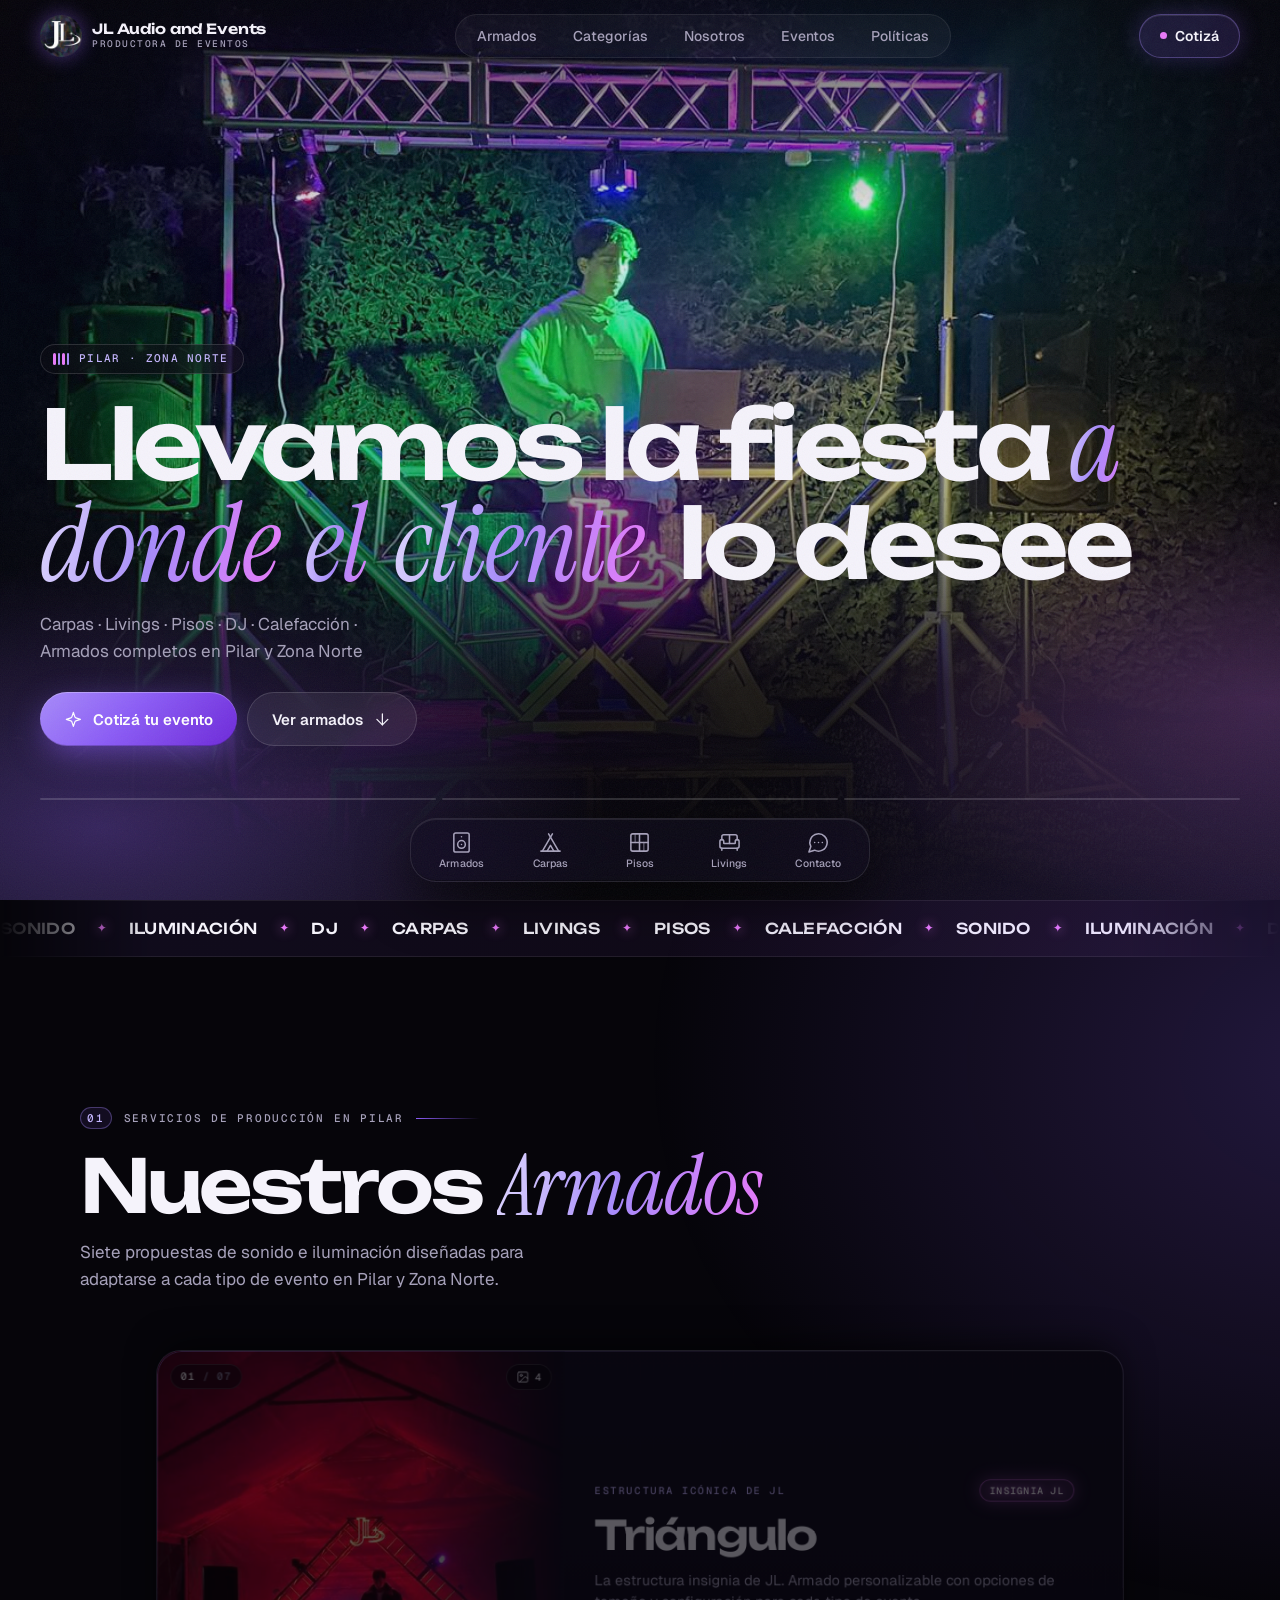
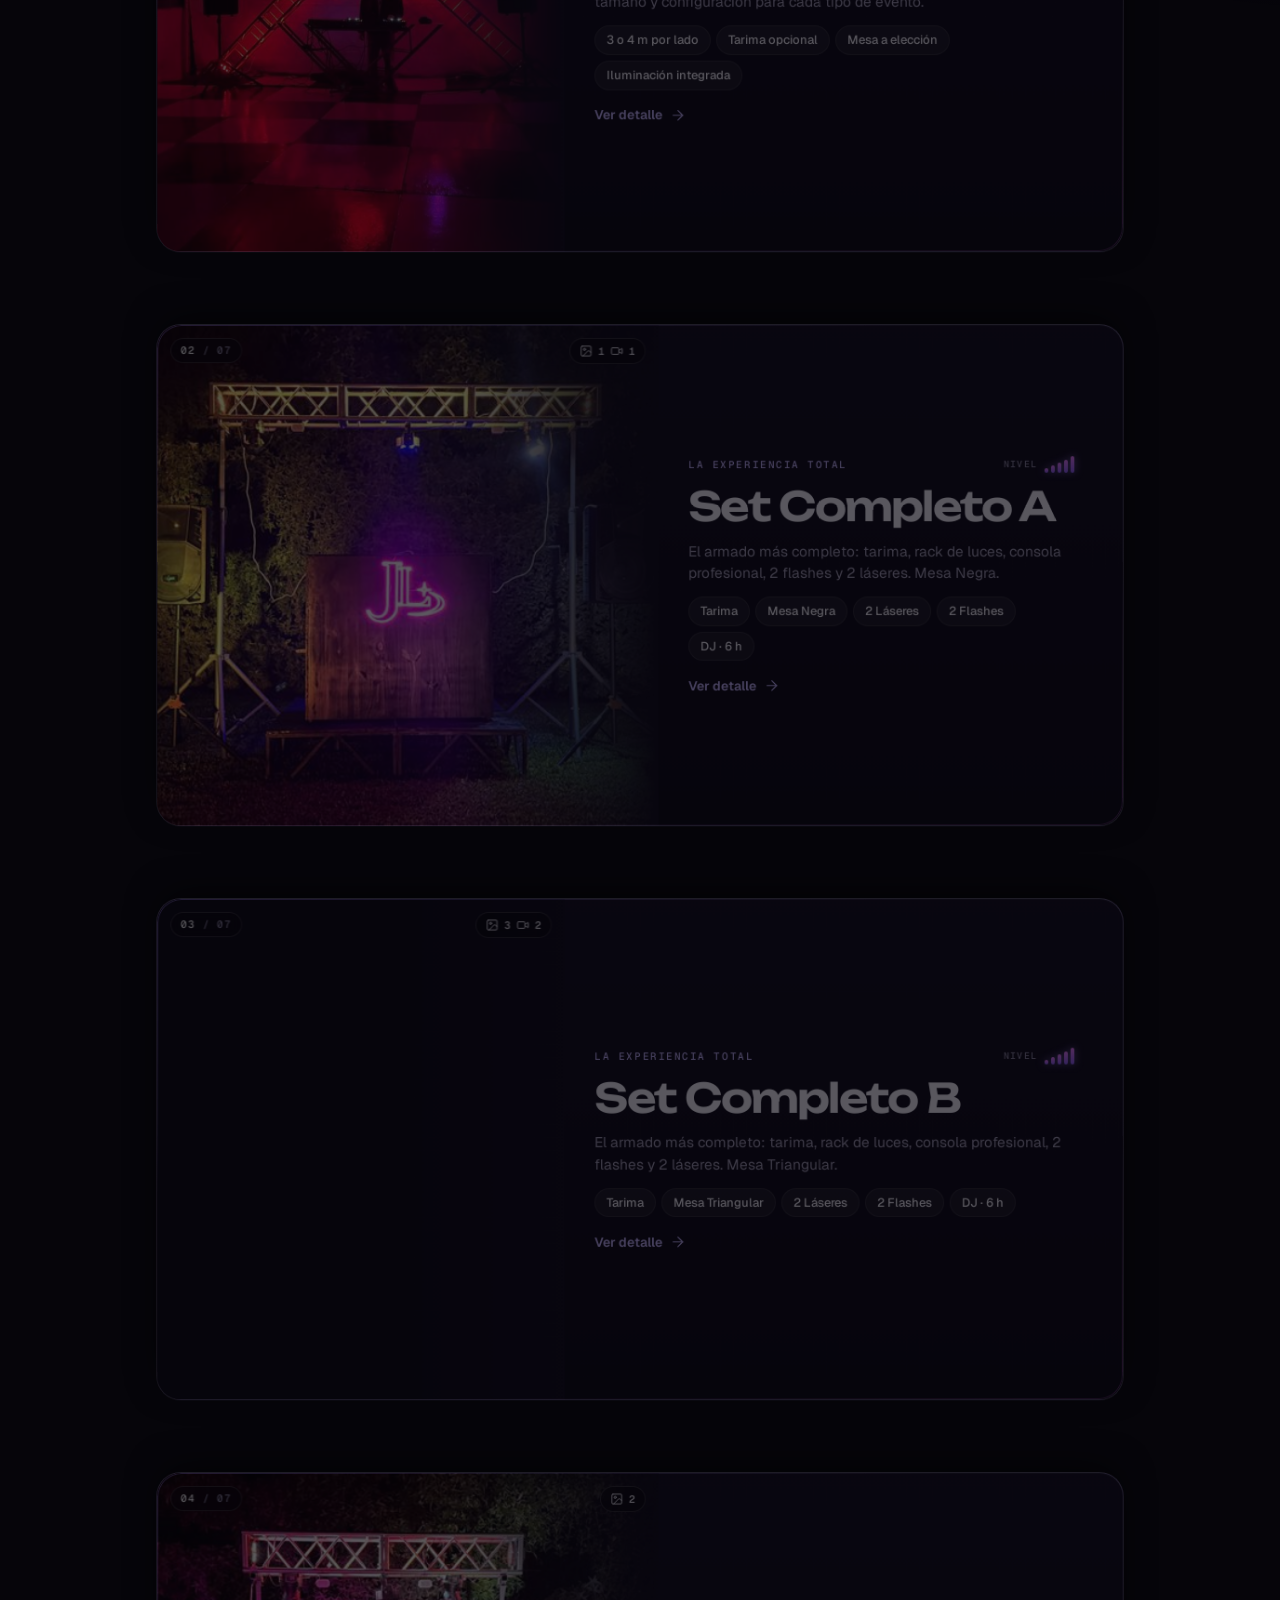
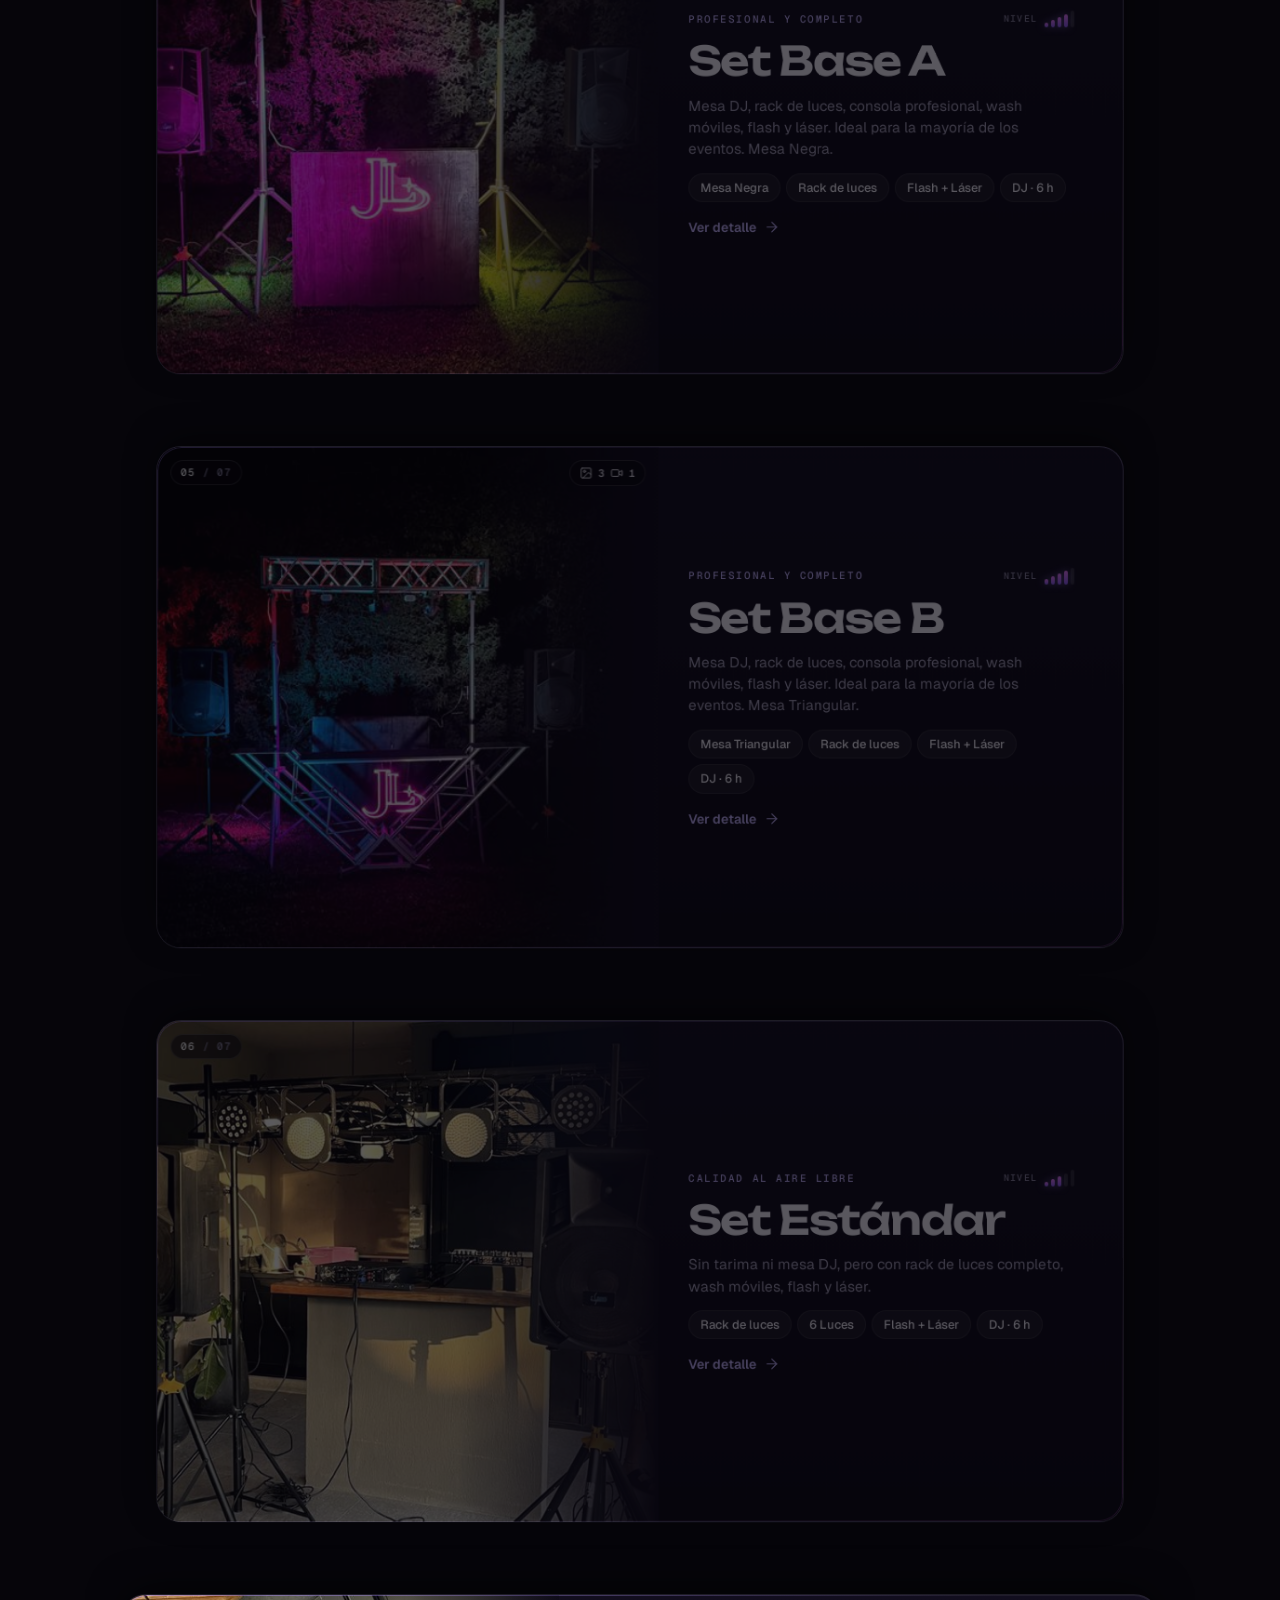
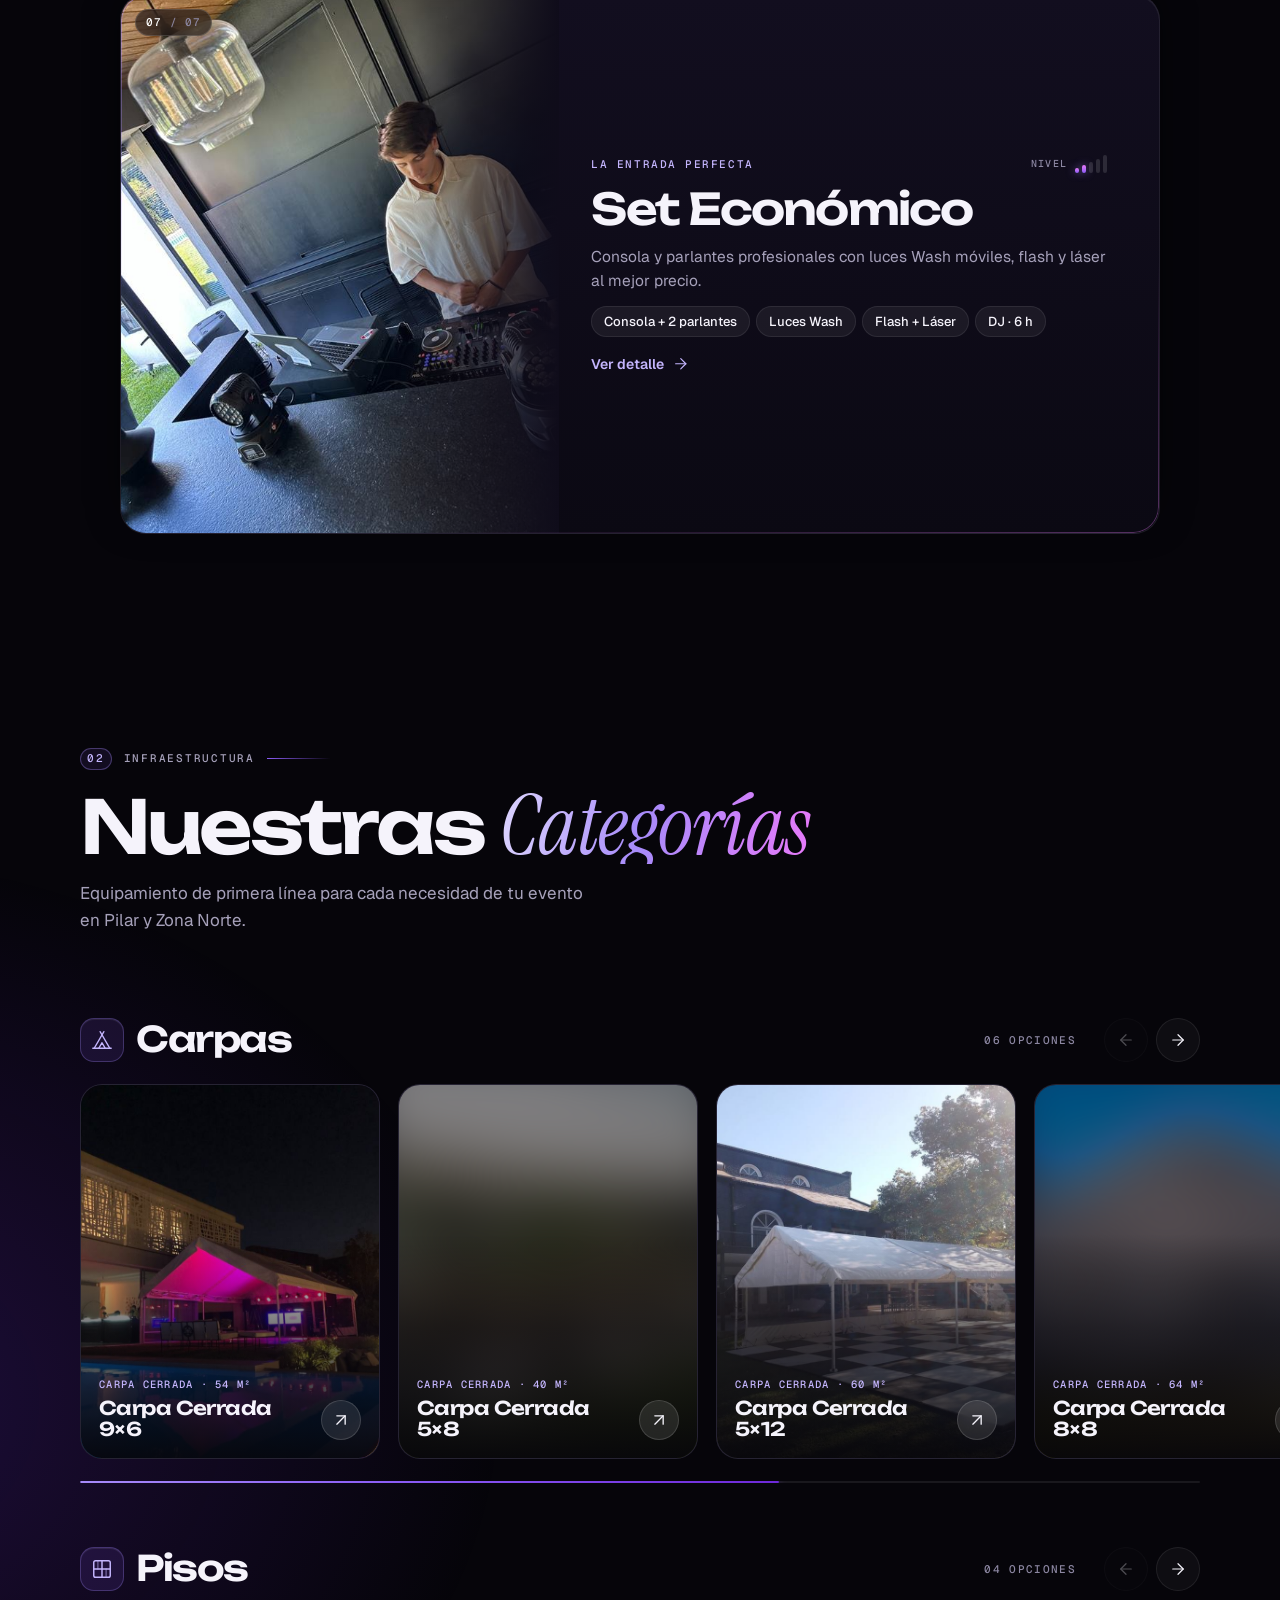
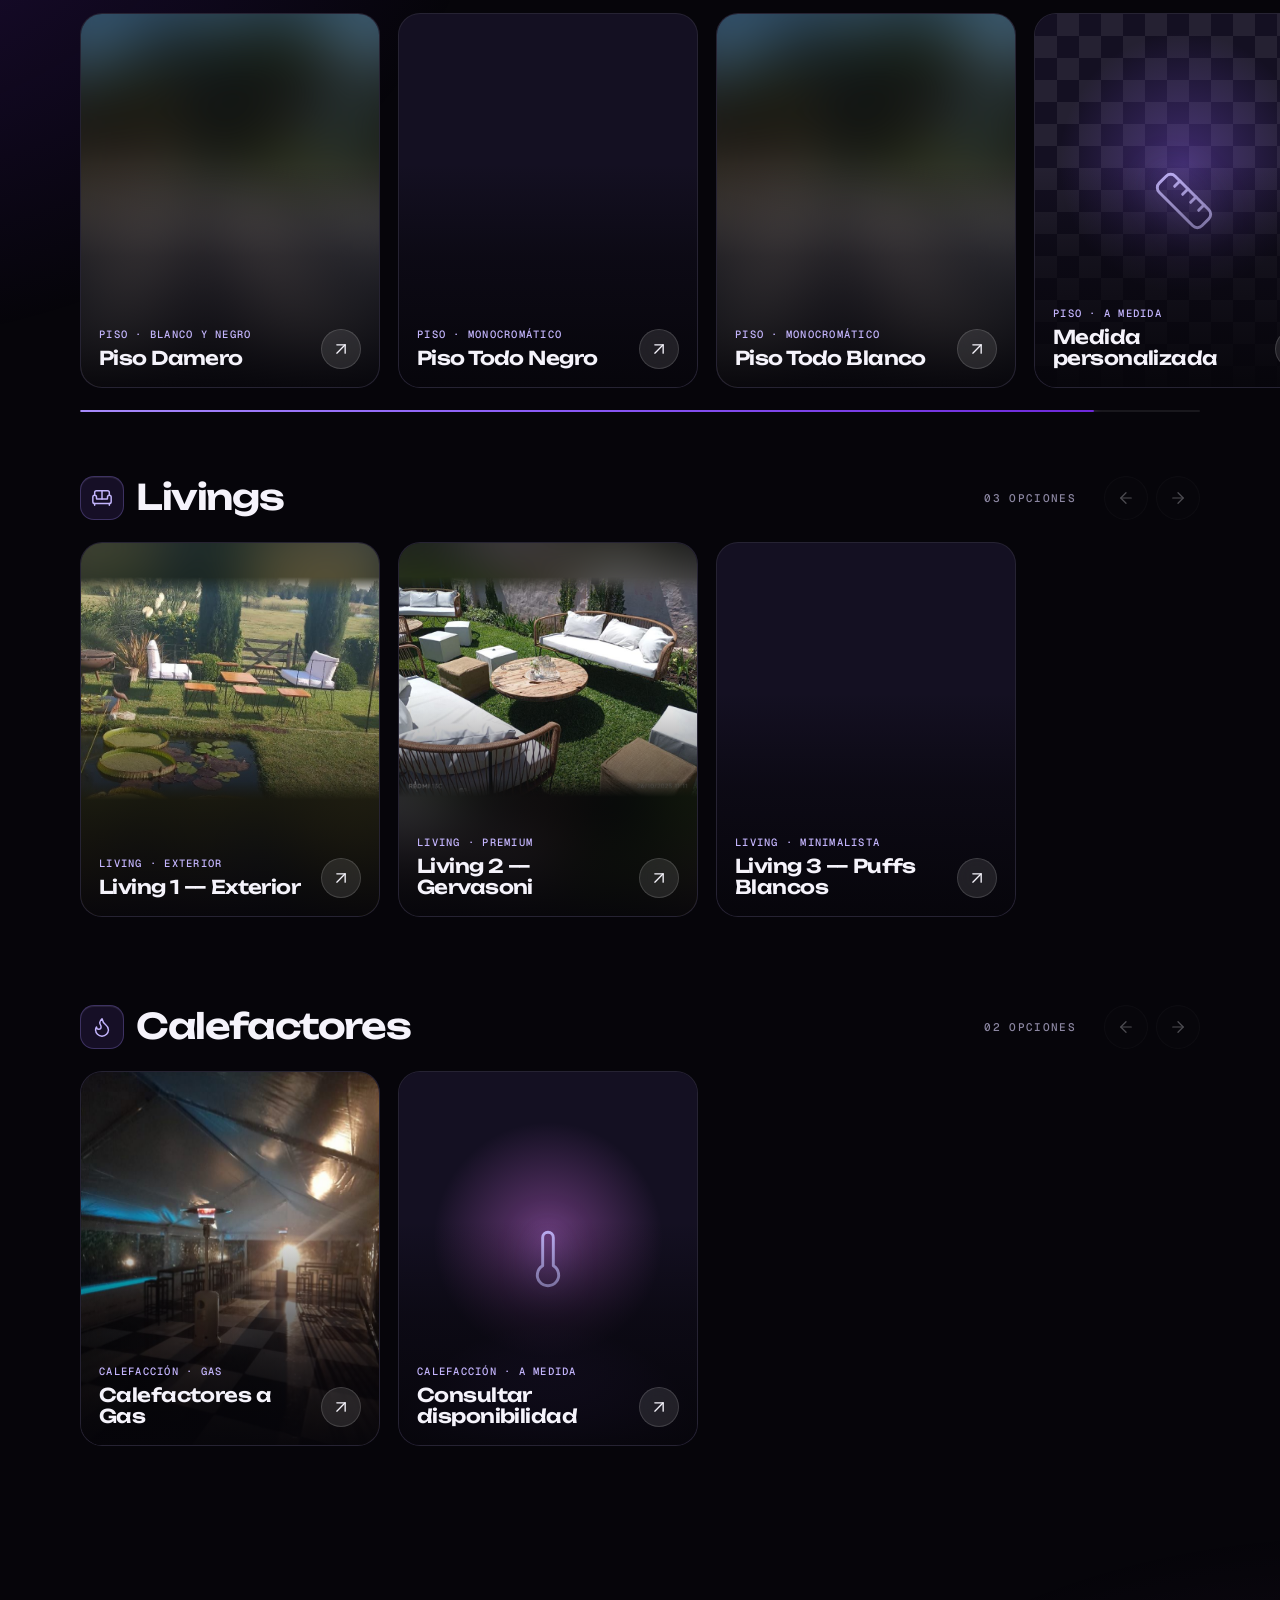
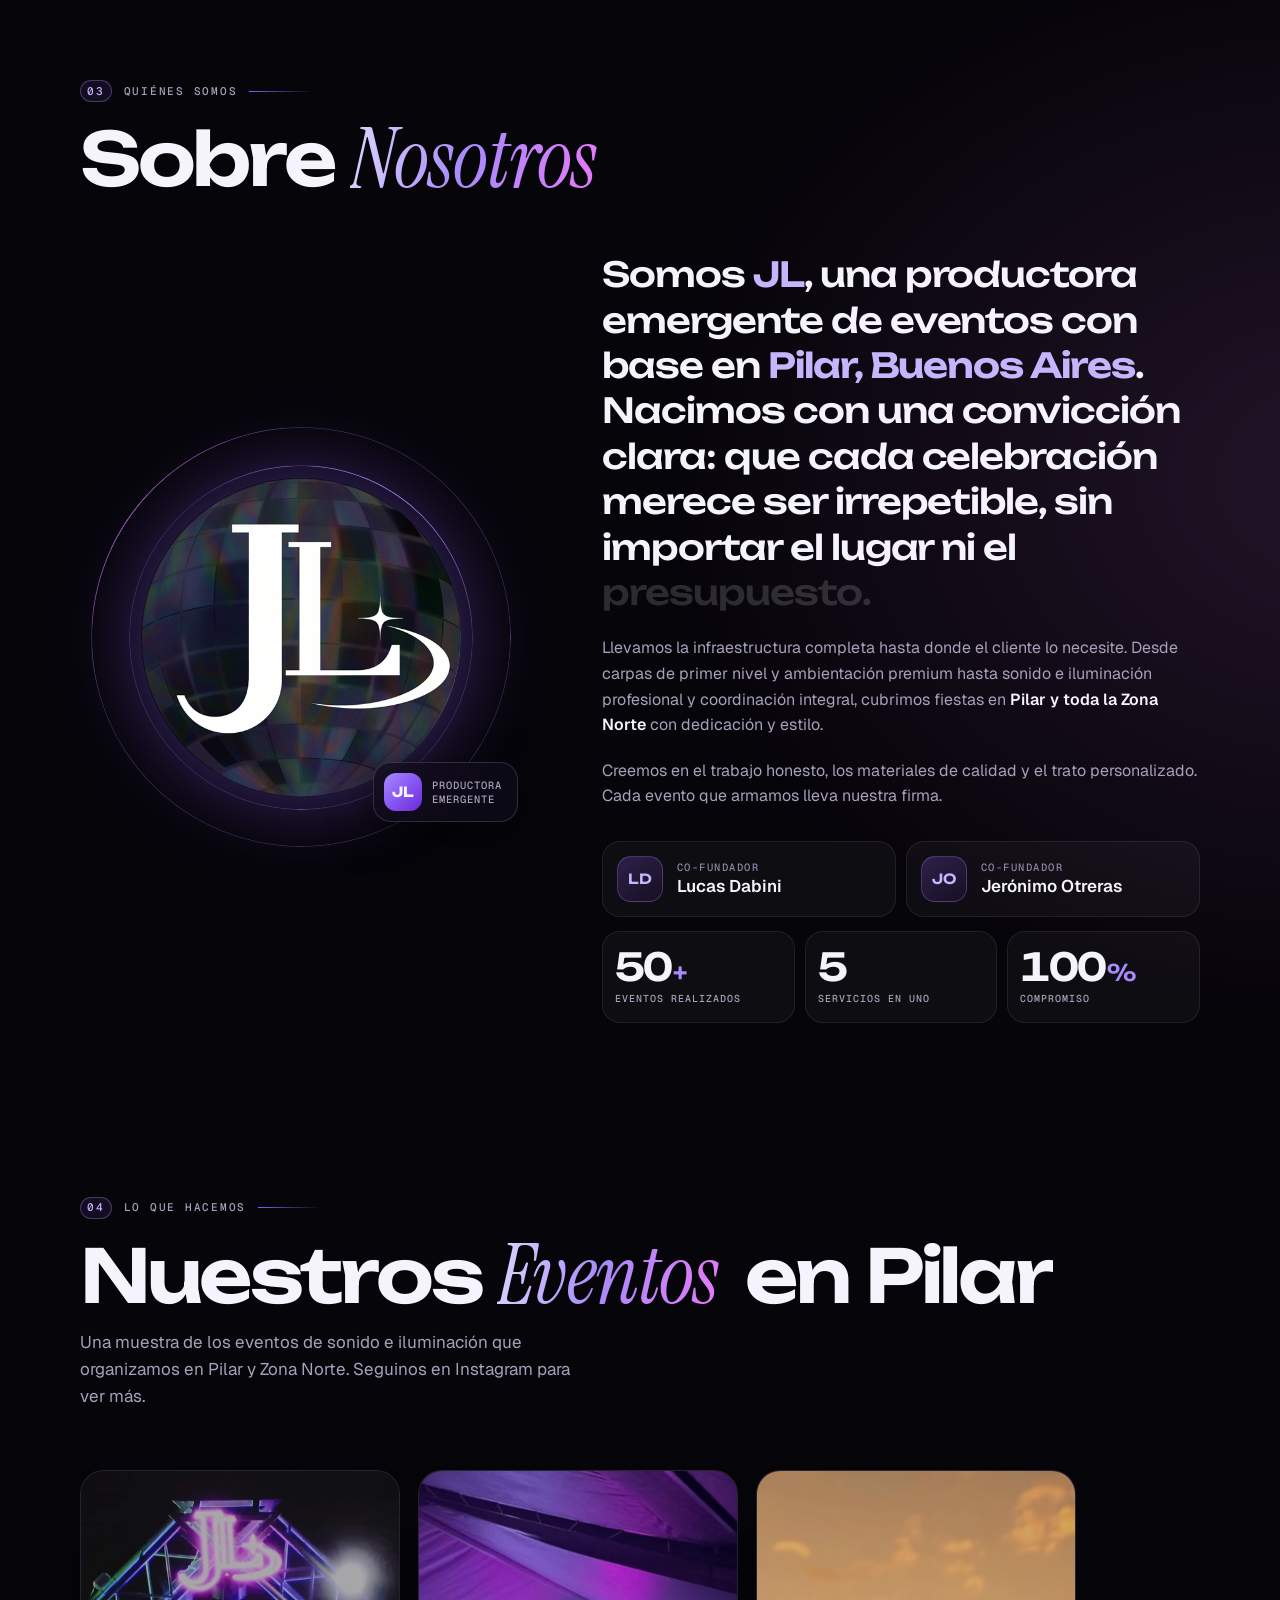
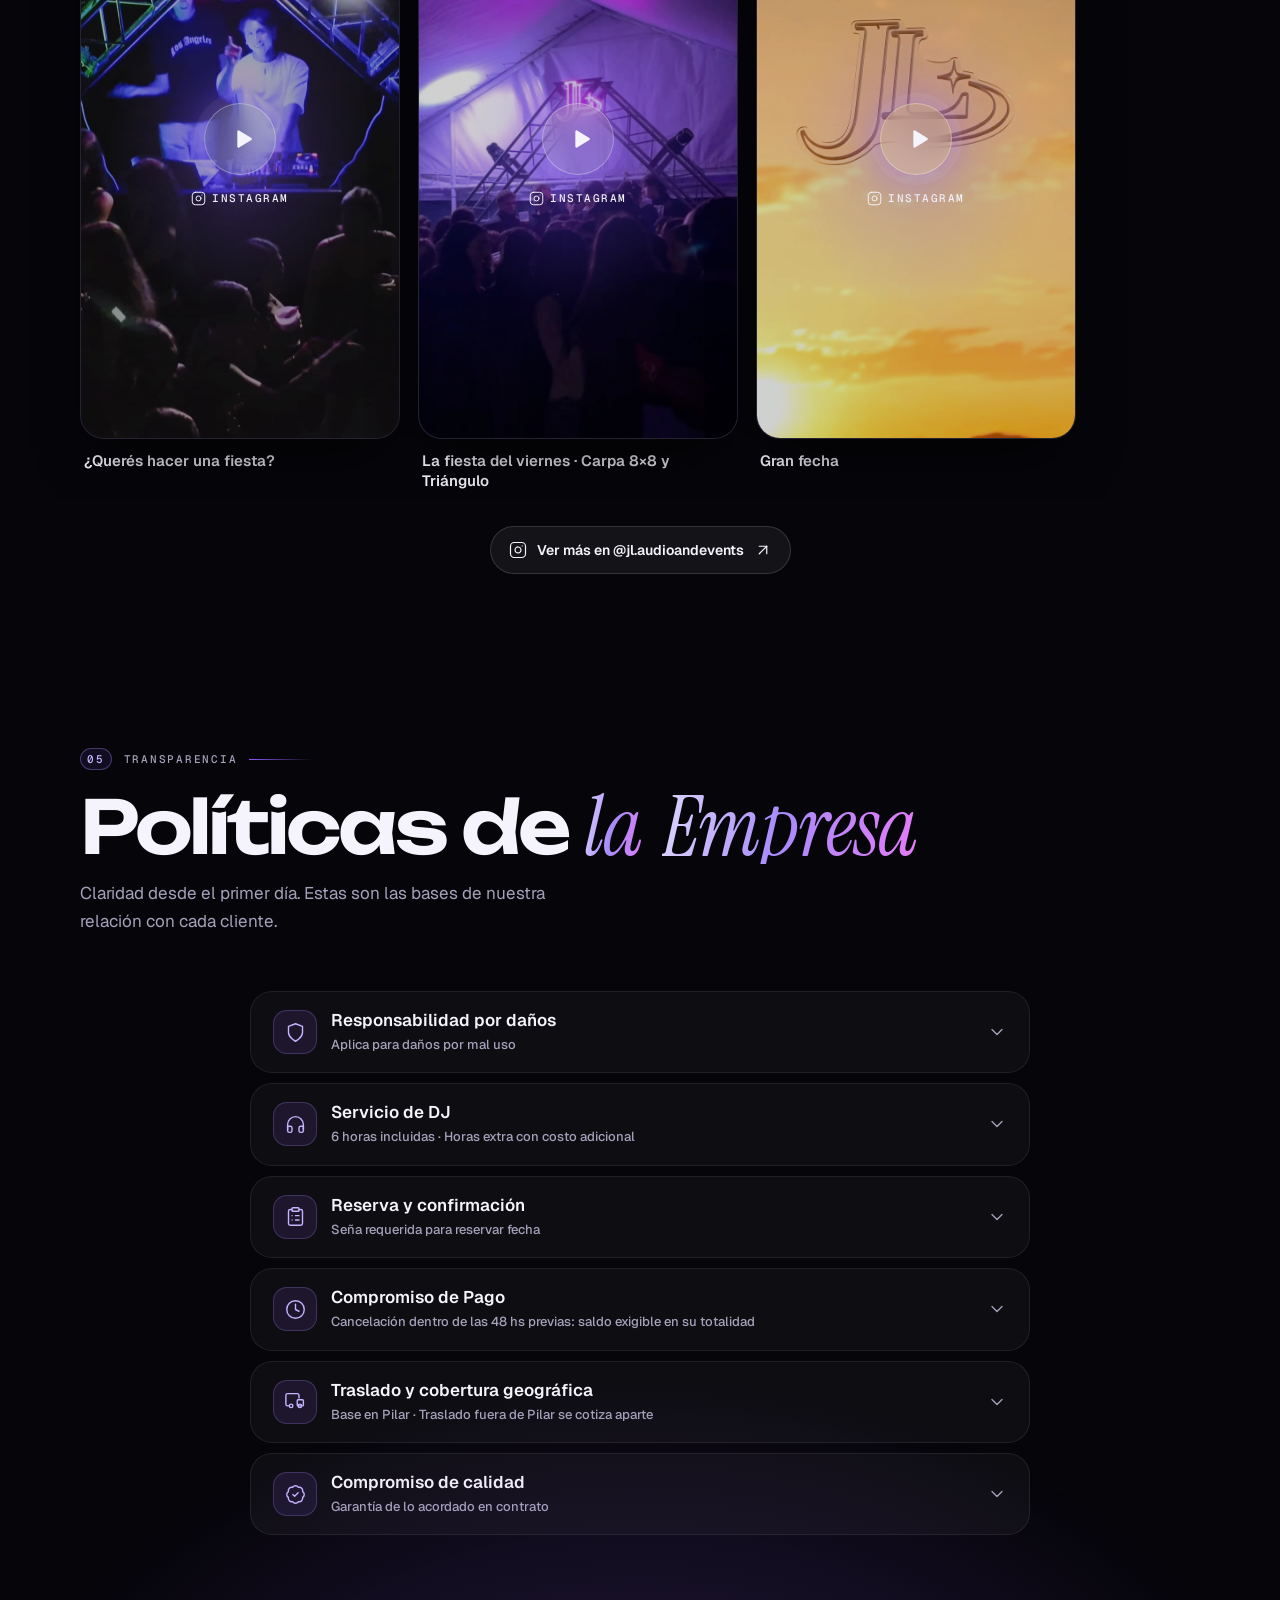
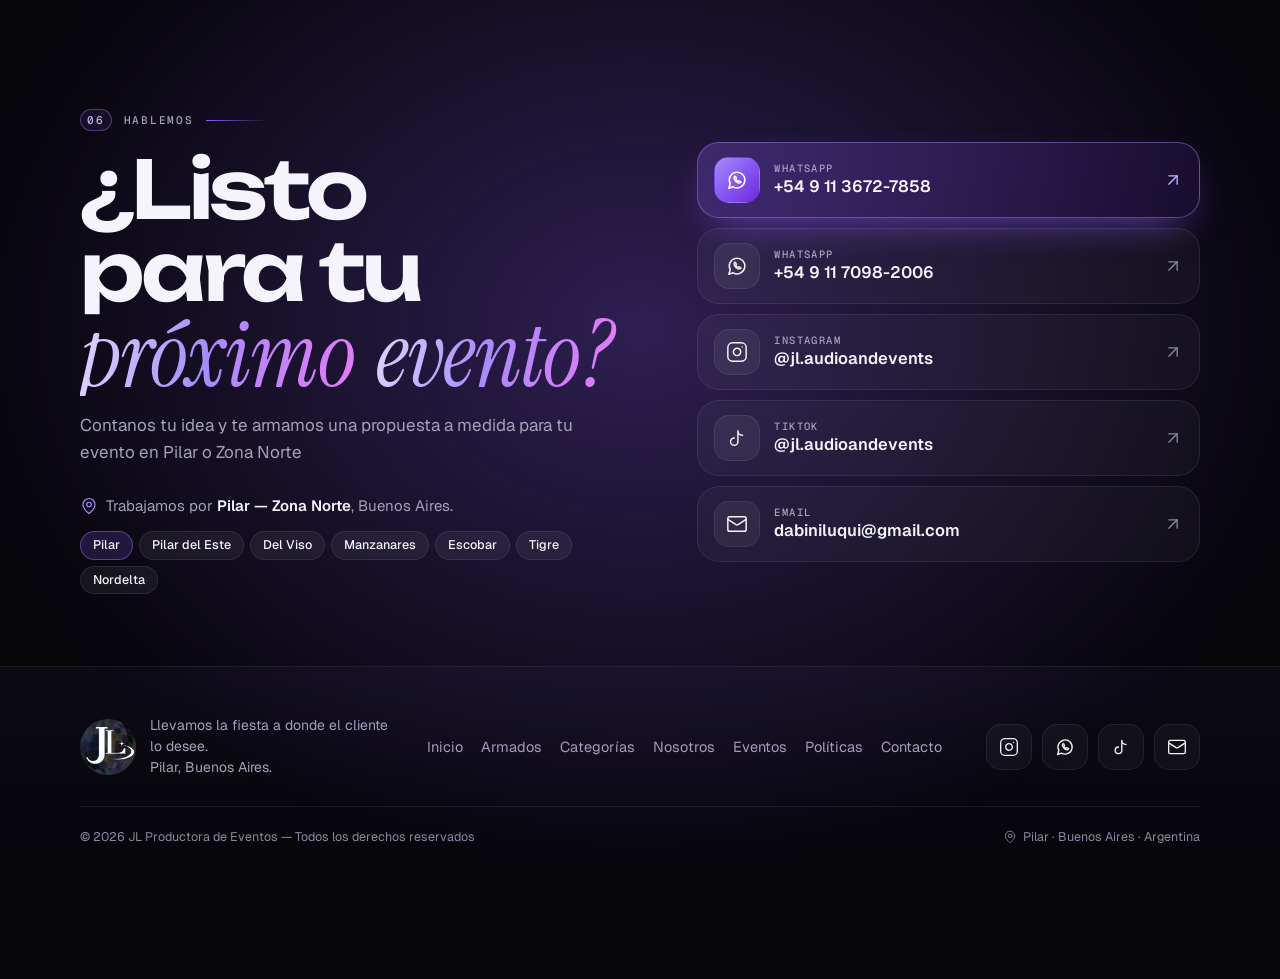
<file: index.html>
<!DOCTYPE html>
<html lang="es">
<head>
  <meta charset="UTF-8" />
  <meta name="viewport" content="width=device-width, initial-scale=1.0, viewport-fit=cover" />
  <meta name="theme-color" content="#06050A" />
  <meta name="color-scheme" content="dark" />
  <meta name="apple-mobile-web-app-capable" content="yes" />
  <meta name="apple-mobile-web-app-status-bar-style" content="black-translucent" />
  <meta name="apple-mobile-web-app-title" content="JL Audio" />
  <meta name="description" content="Productora de eventos en Pilar, Zona Norte. Sonido profesional, iluminación, DJ, carpas y armados completos para fiestas inolvidables en Pilar y alrededores, Buenos Aires." />
  <meta name="keywords" content="productora de eventos pilar, fiestas en pilar, sonido e iluminación pilar, organización de eventos zona norte, carpas para fiestas pilar, DJ pilar buenos aires, living alquiler pilar, calefactores pilar, armados para eventos pilar" />
  <meta property="og:title" content="JL Audio and Events | Productora de Eventos en Pilar" />
  <meta property="og:description" content="Productora de eventos en Pilar, Zona Norte. Sonido profesional, iluminación, DJ, carpas y armados completos para fiestas inolvidables." />
  <meta property="og:type" content="website" />
  <meta property="og:url" content="https://jlaudioandevents.com/" />
  <meta property="og:image" content="https://jlaudioandevents.com/img/og-preview.jpg" />
  <meta property="og:image:width" content="1200" />
  <meta property="og:image:height" content="630" />
  <meta name="twitter:card" content="summary_large_image" />
  <meta name="twitter:image" content="https://jlaudioandevents.com/img/og-preview.jpg" />
  <meta name="google-site-verification" content="Pouq21PwUODAIRQcYSTNhuQOca0n02XC1f" />
  <title>JL Productora de Eventos | Sonido, Iluminación y Fiestas en Pilar, Zona Norte</title>

  <!-- Marca la página como "con JS" antes de pintar: evita parpadeos del splash y de las animaciones -->
  <script>
    (function () {
      var d = document.documentElement;
      d.classList.add('js');
      try { if (sessionStorage.getItem('jl-splash')) d.classList.add('no-splash'); } catch (e) {}
    })();
  </script>

  <!-- Google tag (gtag.js) -->
  <script async src="https://www.googletagmanager.com/gtag/js?id=G-D04KGLCH8K"></script>
  <script>
    window.dataLayer = window.dataLayer || [];
    function gtag(){dataLayer.push(arguments);}
    gtag('js', new Date());
    gtag('config', 'G-D04KGLCH8K');
  </script>
  <script type="application/ld+json">
  {
    "@context": "https://schema.org",
    "@type": "LocalBusiness",
    "name": "JL Productora de Eventos",
    "alternateName": "JL Audio and Events",
    "description": "Productora de eventos con sonido, iluminación, DJ, carpas, livings, pisos y calefacción en Pilar y Zona Norte.",
    "url": "https://jlaudioandevents.com",
    "logo": "https://jlaudioandevents.com/img/Logo_JL_Sin_Fondo.png",
    "image": "https://jlaudioandevents.com/img/Logo_JL_Sin_Fondo.png",
    "email": "dabiniluqui@gmail.com",
    "telephone": ["+54-9-11-3672-7858", "+54-9-11-7098-2006"],
    "priceRange": "$$",
    "address": {
      "@type": "PostalAddress",
      "addressLocality": "Pilar",
      "addressRegion": "Buenos Aires",
      "addressCountry": "AR"
    },
    "areaServed": [
      { "@type": "City", "name": "Pilar" },
      { "@type": "City", "name": "Escobar" },
      { "@type": "City", "name": "Tigre" },
      { "@type": "City", "name": "Nordelta" },
      { "@type": "City", "name": "Del Viso" },
      { "@type": "City", "name": "Manzanares" },
      { "@type": "City", "name": "Pilar del Este" },
      { "@type": "AdministrativeArea", "name": "Zona Norte GBA" }
    ],
    "sameAs": [
      "https://www.instagram.com/jl.audioandevents",
      "https://www.tiktok.com/@jl.audioandevents"
    ],
    "openingHoursSpecification": [{
      "@type": "OpeningHoursSpecification",
      "dayOfWeek": ["Monday","Tuesday","Wednesday","Thursday","Friday","Saturday","Sunday"],
      "opens": "09:00",
      "closes": "21:00"
    }],
    "serviceType": [
      "Organización de eventos",
      "Sonido e iluminación",
      "Alquiler de carpas",
      "DJ profesional",
      "Alquiler de livings",
      "Pisos para eventos",
      "Calefacción para eventos"
    ]
  }
  </script>

  <link rel="preconnect" href="https://fonts.googleapis.com" />
  <link rel="preconnect" href="https://fonts.gstatic.com" crossorigin />
  <link rel="stylesheet" href="https://fonts.googleapis.com/css2?family=Geist:wght@300..600&family=Geist+Mono:wght@400;500&family=Instrument+Serif:ital@1&family=Unbounded:wght@400..700&display=swap" />
  <link rel="preload" as="image" href="img/opt/armadotri2-1600.jpg" imagesrcset="img/opt/armadotri2-800.jpg 800w, img/opt/armadotri2-1600.jpg 1600w" imagesizes="100vw" />
  <link rel="stylesheet" href="css/styles.css" />
  <link rel="icon" type="image/png" href="img/opt/Logo_JL_Sin_Fondo-192.png" />
  <link rel="apple-touch-icon" href="img/opt/Logo_JL_Sin_Fondo-192.png" />
</head>
<body>

  <!-- ===== ÍCONOS (sprite SVG line-style) ===== -->
  <svg width="0" height="0" style="position:absolute" aria-hidden="true">
    <defs>
      <symbol id="i-speaker" viewBox="0 0 24 24"><rect width="16" height="20" x="4" y="2" rx="2"/><path d="M12 6h.01"/><circle cx="12" cy="14" r="4"/><path d="M12 14h.01"/></symbol>
      <symbol id="i-tent" viewBox="0 0 24 24"><path d="M3.5 21 14 3"/><path d="M20.5 21 10 3"/><path d="M15.5 21 12 15l-3.5 6"/><path d="M2 21h20"/></symbol>
      <symbol id="i-floor" viewBox="0 0 24 24"><rect x="3" y="3" width="18" height="18" rx="2"/><path d="M3 12h18"/><path d="M12 3v18"/><path d="M7.5 3v9M16.5 12v9" opacity=".45"/></symbol>
      <symbol id="i-sofa" viewBox="0 0 24 24"><path d="M20 9V6a2 2 0 0 0-2-2H6a2 2 0 0 0-2 2v3"/><path d="M2 16a2 2 0 0 0 2 2h16a2 2 0 0 0 2-2v-5a2 2 0 0 0-4 0v1.5a.5.5 0 0 1-.5.5h-11a.5.5 0 0 1-.5-.5V11a2 2 0 0 0-4 0z"/><path d="M4 18v2"/><path d="M20 18v2"/><path d="M12 4v9"/></symbol>
      <symbol id="i-flame" viewBox="0 0 24 24"><path d="M8.5 14.5A2.5 2.5 0 0 0 11 12c0-1.38-.5-2-1-3-1.072-2.143-.224-4.054 2-6 .5 2.5 2 4.9 4 6.5 2 1.6 3 3.5 3 5.5a7 7 0 1 1-14 0c0-1.153.433-2.294 1-3a2.5 2.5 0 0 0 2.5 2.5z"/></symbol>
      <symbol id="i-chat" viewBox="0 0 24 24"><path d="M7.9 20A9 9 0 1 0 4 16.1L2 22Z"/><path d="M8 12h.01M12 12h.01M16 12h.01"/></symbol>
      <symbol id="i-wa" viewBox="0 0 24 24"><path d="M3 21l1.65-4.8A8.5 8.5 0 1 1 7.8 19.4Z"/><path d="M9.2 8.4c.3-.6.9-.7 1.2-.2l.8 1.5c.2.4 0 .8-.3 1.1l-.4.4c.5 1.1 1.3 1.9 2.4 2.4l.4-.4c.3-.3.7-.5 1.1-.3l1.5.8c.5.3.4.9-.2 1.2-.7.4-1.6.6-2.5.2a7.5 7.5 0 0 1-4.2-4.2c-.4-.9-.2-1.8.2-2.5Z"/></symbol>
      <symbol id="i-ig" viewBox="0 0 24 24"><rect width="20" height="20" x="2" y="2" rx="5" ry="5"/><path d="M16 11.37A4 4 0 1 1 12.63 8 4 4 0 0 1 16 11.37z"/><path d="M17.5 6.5h.01"/></symbol>
      <symbol id="i-tiktok" viewBox="0 0 24 24"><path d="M9 12a4 4 0 1 0 4 4V4a5 5 0 0 0 5 5"/></symbol>
      <symbol id="i-mail" viewBox="0 0 24 24"><rect width="20" height="16" x="2" y="4" rx="2"/><path d="m22 7-8.97 5.7a1.94 1.94 0 0 1-2.06 0L2 7"/></symbol>
      <symbol id="i-pin" viewBox="0 0 24 24"><path d="M20 10c0 6-8 12-8 12s-8-6-8-12a8 8 0 0 1 16 0z"/><circle cx="12" cy="10" r="3"/></symbol>
      <symbol id="i-arrow" viewBox="0 0 24 24"><path d="M5 12h14"/><path d="m12 5 7 7-7 7"/></symbol>
      <symbol id="i-arrow-up-right" viewBox="0 0 24 24"><path d="M7 7h10v10"/><path d="M7 17 17 7"/></symbol>
      <symbol id="i-arrow-down" viewBox="0 0 24 24"><path d="M12 5v14"/><path d="m19 12-7 7-7-7"/></symbol>
      <symbol id="i-check" viewBox="0 0 24 24"><path d="M20 6 9 17l-5-5"/></symbol>
      <symbol id="i-close" viewBox="0 0 24 24"><path d="M18 6 6 18"/><path d="m6 6 12 12"/></symbol>
      <symbol id="i-chevron" viewBox="0 0 24 24"><path d="m6 9 6 6 6-6"/></symbol>
      <symbol id="i-image" viewBox="0 0 24 24"><rect width="18" height="18" x="3" y="3" rx="2"/><circle cx="9" cy="9" r="2"/><path d="m21 15-3.1-3.1a2 2 0 0 0-2.8 0L6 21"/></symbol>
      <symbol id="i-video" viewBox="0 0 24 24"><path d="m16 13 5.2 3.5a.5.5 0 0 0 .8-.4V7.9a.5.5 0 0 0-.8-.4L16 11"/><rect x="2" y="6" width="14" height="12" rx="2"/></symbol>
      <symbol id="i-play" viewBox="0 0 24 24"><path d="M8 5.5v13a1 1 0 0 0 1.5.86l10.5-6.5a1 1 0 0 0 0-1.72L9.5 4.64A1 1 0 0 0 8 5.5Z" fill="currentColor" stroke="none"/></symbol>
      <symbol id="i-expand" viewBox="0 0 24 24"><path d="M15 3h6v6"/><path d="M9 21H3v-6"/><path d="M21 3l-7 7"/><path d="M3 21l7-7"/></symbol>
      <symbol id="i-sparkles" viewBox="0 0 24 24"><path d="m12 3-1.912 5.813a2 2 0 0 1-1.275 1.275L3 12l5.813 1.912a2 2 0 0 1 1.275 1.275L12 21l1.912-5.813a2 2 0 0 1 1.275-1.275L21 12l-5.813-1.912a2 2 0 0 1-1.275-1.275L12 3z"/></symbol>
      <symbol id="i-ruler" viewBox="0 0 24 24"><path d="M21.3 15.3a2.4 2.4 0 0 1 0 3.4l-2.6 2.6a2.4 2.4 0 0 1-3.4 0L2.7 8.7a2.41 2.41 0 0 1 0-3.4l2.6-2.6a2.41 2.41 0 0 1 3.4 0Z"/><path d="m14.5 12.5 2-2"/><path d="m11.5 9.5 2-2"/><path d="m8.5 6.5 2-2"/><path d="m17.5 15.5 2-2"/></symbol>
      <symbol id="i-thermo" viewBox="0 0 24 24"><path d="M14 4v10.54a4 4 0 1 1-4 0V4a2 2 0 0 1 4 0Z"/></symbol>
      <symbol id="i-shield" viewBox="0 0 24 24"><path d="M12 22s8-4 8-10V5l-8-3-8 3v7c0 6 8 10 8 10z"/></symbol>
      <symbol id="i-headphones" viewBox="0 0 24 24"><path d="M3 18v-6a9 9 0 0 1 18 0v6"/><path d="M21 19a2 2 0 0 1-2 2h-1a2 2 0 0 1-2-2v-3a2 2 0 0 1 2-2h3zM3 19a2 2 0 0 0 2 2h1a2 2 0 0 0 2-2v-3a2 2 0 0 0-2-2H3z"/></symbol>
      <symbol id="i-clipboard" viewBox="0 0 24 24"><rect width="8" height="4" x="8" y="2" rx="1"/><path d="M16 4h2a2 2 0 0 1 2 2v14a2 2 0 0 1-2 2H6a2 2 0 0 1-2-2V6a2 2 0 0 1 2-2h2"/><path d="M12 11h4"/><path d="M12 16h4"/><path d="M8 11h.01"/><path d="M8 16h.01"/></symbol>
      <symbol id="i-clock" viewBox="0 0 24 24"><circle cx="12" cy="12" r="10"/><path d="M12 6v6l4 2"/></symbol>
      <symbol id="i-truck" viewBox="0 0 24 24"><path d="M5 17H3a2 2 0 0 1-2-2V5a2 2 0 0 1 2-2h11a2 2 0 0 1 2 2v3"/><rect width="7" height="7" x="14" y="10" rx="1"/><path d="M5 17a2 2 0 1 0 4 0 2 2 0 0 0-4 0z"/><path d="M15 17a2 2 0 1 0 4 0 2 2 0 0 0-4 0z"/></symbol>
      <symbol id="i-badge" viewBox="0 0 24 24"><path d="M3.85 8.62a4 4 0 0 1 4.78-4.77 4 4 0 0 1 6.74 0 4 4 0 0 1 4.78 4.78 4 4 0 0 1 0 6.74 4 4 0 0 1-4.77 4.78 4 4 0 0 1-6.75 0 4 4 0 0 1-4.78-4.77 4 4 0 0 1 0-6.76Z"/><path d="m9 12 2 2 4-4"/></symbol>
    </defs>
  </svg>

  <!-- ===== SPLASH ===== -->
  <div class="splash" id="splash" aria-hidden="true">
    <div class="splash-orb">
      <span class="splash-ring"></span>
      <img src="img/opt/Logo_JL_Sin_Fondo-512.png" alt="" width="112" height="112" />
    </div>
    <div class="splash-word">JL Audio and Events</div>
    <div class="splash-bar"><span></span></div>
  </div>

  <a class="skip-link" href="#armados">Saltar a los armados</a>

  <!-- ===== TOP BAR ===== -->
  <header class="topbar" id="topbar">
    <a href="#hero" class="brand" aria-label="JL Audio and Events — Inicio">
      <img src="img/opt/Logo_JL_Sin_Fondo-192.png" alt="JL Productora de Eventos - Pilar, Buenos Aires" width="36" height="36" class="brand-logo" />
      <span class="brand-text">
        <span class="brand-name">JL Audio and Events</span>
        <span class="brand-sub">Productora de Eventos</span>
      </span>
    </a>
    <nav class="topnav" aria-label="Navegación principal">
      <a href="#armados">Armados</a>
      <a href="#categorias">Categorías</a>
      <a href="#about">Nosotros</a>
      <a href="#eventos">Eventos</a>
      <a href="#politicas">Políticas</a>
    </nav>
    <a href="https://wa.me/5491136727858?text=Hola%20Lucas%2C%20quiero%20consultar%20sobre%20sus%20servicios"
       target="_blank" rel="noopener noreferrer" class="topbar-cta" aria-label="Cotizá tu evento por WhatsApp">
      <span class="live-dot" aria-hidden="true"></span>
      <span>Cotizá</span>
    </a>
  </header>

  <main id="main">

    <!-- ===== HERO ===== -->
    <section id="hero" class="hero" aria-label="Inicio">
      <div class="hero-media" aria-hidden="true">
        <div class="hero-parallax" id="hero-parallax">
          <picture class="hero-slide is-active" style="--pos: 50% 45%">
            <img src="img/opt/armadotri2-1600.jpg" srcset="img/opt/armadotri2-800.jpg 800w, img/opt/armadotri2-1600.jpg 1600w" sizes="100vw" alt="" fetchpriority="high" />
          </picture>
          <picture class="hero-slide" style="--pos: 50% 30%">
            <img src="img/opt/armadotri_carpa-1600.jpg" srcset="img/opt/armadotri_carpa-800.jpg 600w, img/opt/armadotri_carpa-1600.jpg 1200w" sizes="100vw" alt="" loading="lazy" />
          </picture>
          <picture class="hero-slide" style="--pos: 50% 0%">
            <img src="img/opt/fiesta_triangulo-1600.jpg" srcset="img/opt/fiesta_triangulo-800.jpg 532w, img/opt/fiesta_triangulo-1600.jpg 852w" sizes="100vw" alt="" loading="lazy" />
          </picture>
        </div>
        <div class="hero-shade"></div>
        <div class="hero-aurora"></div>
      </div>

      <div class="hero-content">
        <p class="hero-eyebrow" data-reveal>
          <span class="eq" aria-hidden="true"><i></i><i></i><i></i><i></i></span>
          Pilar · Zona Norte
        </p>
        <h1 class="hero-title" data-split>
          Llevamos la fiesta <em>a donde el cliente</em> lo desee
        </h1>
        <p class="hero-sub" data-reveal style="--d: .5s">
          Carpas · Livings · Pisos · DJ · Calefacción · Armados completos en Pilar y Zona Norte
        </p>
        <div class="hero-actions" data-reveal style="--d: .62s">
          <a href="https://wa.me/5491136727858?text=Hola%20Lucas%2C%20quiero%20cotizar%20un%20evento"
             target="_blank" rel="noopener noreferrer" class="btn btn-primary" aria-label="Cotizar mi evento por WhatsApp">
            <svg class="ic" aria-hidden="true"><use href="#i-sparkles"/></svg>
            <span>Cotizá tu evento</span>
          </a>
          <a href="#armados" class="btn btn-glass">
            <span>Ver armados</span>
            <svg class="ic" aria-hidden="true"><use href="#i-arrow-down"/></svg>
          </a>
        </div>
      </div>

      <div class="hero-progress" aria-hidden="true"><span></span><span></span><span></span></div>
    </section>

    <!-- ===== MARQUEE ===== -->
    <div class="marquee" aria-hidden="true">
      <div class="marquee-track">
        <span>Sonido</span><b>✦</b><span>Iluminación</span><b>✦</b><span>DJ</span><b>✦</b><span>Carpas</span><b>✦</b><span>Livings</span><b>✦</b><span>Pisos</span><b>✦</b><span>Calefacción</span><b>✦</b>
        <span>Sonido</span><b>✦</b><span>Iluminación</span><b>✦</b><span>DJ</span><b>✦</b><span>Carpas</span><b>✦</b><span>Livings</span><b>✦</b><span>Pisos</span><b>✦</b><span>Calefacción</span><b>✦</b>
      </div>
    </div>

    <!-- ===== ARMADOS ===== -->
    <section id="armados" class="section armados" aria-labelledby="armados-title">
      <div class="glow glow-a" aria-hidden="true"></div>
      <header class="section-head">
        <p class="kicker" data-reveal><span class="kicker-num">01</span> Servicios de producción en Pilar</p>
        <h2 class="section-title" id="armados-title" data-split>Nuestros <em>Armados</em></h2>
        <p class="section-desc" data-reveal>
          Siete propuestas de sonido e iluminación diseñadas para adaptarse a cada tipo de evento en Pilar y Zona Norte.
        </p>
      </header>
      <div class="stack" id="armados-stack" role="list">
        <!-- JS renderiza las cards -->
      </div>
    </section>

    <!-- ===== CATEGORÍAS ===== -->
    <section id="categorias" class="section categorias" aria-labelledby="categorias-title">
      <div class="glow glow-b" aria-hidden="true"></div>
      <header class="section-head">
        <p class="kicker" data-reveal><span class="kicker-num">02</span> Infraestructura</p>
        <h2 class="section-title" id="categorias-title" data-split>Nuestras <em>Categorías</em></h2>
        <p class="section-desc" data-reveal>
          Equipamiento de primera línea para cada necesidad de tu evento en Pilar y Zona Norte.
        </p>
      </header>

      <div class="cat-block" id="carpas" aria-labelledby="carpas-title">
        <div class="cat-head" data-reveal>
          <span class="cat-icon"><svg class="ic" aria-hidden="true"><use href="#i-tent"/></svg></span>
          <h3 id="carpas-title">Carpas</h3>
          <span class="cat-count" id="carpas-count"></span>
        </div>
        <div class="rail" id="carpas-rail" role="list"></div>
        <div class="rail-progress" aria-hidden="true"><span></span></div>
      </div>

      <div class="cat-block" id="pisos" aria-labelledby="pisos-title">
        <div class="cat-head" data-reveal>
          <span class="cat-icon"><svg class="ic" aria-hidden="true"><use href="#i-floor"/></svg></span>
          <h3 id="pisos-title">Pisos</h3>
          <span class="cat-count" id="pisos-count"></span>
        </div>
        <div class="rail" id="pisos-rail" role="list"></div>
        <div class="rail-progress" aria-hidden="true"><span></span></div>
      </div>

      <div class="cat-block" id="livings" aria-labelledby="livings-title">
        <div class="cat-head" data-reveal>
          <span class="cat-icon"><svg class="ic" aria-hidden="true"><use href="#i-sofa"/></svg></span>
          <h3 id="livings-title">Livings</h3>
          <span class="cat-count" id="livings-count"></span>
        </div>
        <div class="rail" id="livings-rail" role="list"></div>
        <div class="rail-progress" aria-hidden="true"><span></span></div>
      </div>

      <div class="cat-block" id="calefactores" aria-labelledby="calefactores-title">
        <div class="cat-head" data-reveal>
          <span class="cat-icon"><svg class="ic" aria-hidden="true"><use href="#i-flame"/></svg></span>
          <h3 id="calefactores-title">Calefactores</h3>
          <span class="cat-count" id="calefactores-count"></span>
        </div>
        <div class="rail" id="calefactores-rail" role="list"></div>
        <div class="rail-progress" aria-hidden="true"><span></span></div>
      </div>
    </section>

    <!-- ===== NOSOTROS ===== -->
    <section id="about" class="section about" aria-labelledby="about-title">
      <div class="glow glow-c" aria-hidden="true"></div>
      <header class="section-head">
        <p class="kicker" data-reveal><span class="kicker-num">03</span> Quiénes somos</p>
        <h2 class="section-title" id="about-title" data-split>Sobre <em>Nosotros</em></h2>
      </header>

      <div class="about-grid">
        <div class="about-visual" data-reveal>
          <div class="about-orb">
            <span class="about-ring"></span>
            <span class="about-ring about-ring--2"></span>
            <img src="img/opt/Logo_JL_Sin_Fondo-512.png" alt="JL Productora de Eventos - Organización de fiestas en Pilar y Zona Norte" width="512" height="512" loading="lazy" />
          </div>
          <div class="about-badge">
            <span class="about-badge-num">JL</span>
            <span class="about-badge-text">Productora<br>Emergente</span>
          </div>
        </div>

        <div class="about-copy">
          <p class="scrub" data-scrub>
            Somos <strong>JL</strong>, una productora emergente de eventos con base en
            <strong>Pilar, Buenos Aires</strong>. Nacimos con una convicción clara: que cada celebración merece
            ser irrepetible, sin importar el lugar ni el presupuesto.
          </p>
          <p class="about-text" data-reveal>
            Llevamos la infraestructura completa hasta donde el cliente lo necesite. Desde carpas de primer nivel
            y ambientación premium hasta sonido e iluminación profesional y coordinación integral, cubrimos fiestas
            en <strong>Pilar y toda la Zona Norte</strong> con dedicación y estilo.
          </p>
          <p class="about-text" data-reveal>
            Creemos en el trabajo honesto, los materiales de calidad y el trato personalizado. Cada evento que armamos
            lleva nuestra firma.
          </p>

          <div class="founders" data-reveal>
            <div class="founder">
              <span class="founder-mono" aria-hidden="true">LD</span>
              <span>
                <span class="founder-role">Co-fundador</span>
                <span class="founder-name">Lucas Dabini</span>
              </span>
            </div>
            <div class="founder">
              <span class="founder-mono" aria-hidden="true">JO</span>
              <span>
                <span class="founder-role">Co-fundador</span>
                <span class="founder-name">Jerónimo Otreras</span>
              </span>
            </div>
          </div>

          <dl class="stats" data-reveal>
            <div class="stat">
              <dt>Eventos realizados</dt>
              <dd><span data-count="50">50</span><small>+</small></dd>
            </div>
            <div class="stat">
              <dt>Servicios en uno</dt>
              <dd><span data-count="5">5</span></dd>
            </div>
            <div class="stat">
              <dt>Compromiso</dt>
              <dd><span data-count="100">100</span><small>%</small></dd>
            </div>
          </dl>
        </div>
      </div>
    </section>

    <!-- ===== EVENTOS ===== -->
    <section id="eventos" class="section eventos" aria-labelledby="eventos-title">
      <header class="section-head">
        <p class="kicker" data-reveal><span class="kicker-num">04</span> Lo que hacemos</p>
        <h2 class="section-title" id="eventos-title" data-split>Nuestros <em>Eventos</em> en Pilar</h2>
        <p class="section-desc" data-reveal>
          Una muestra de los eventos de sonido e iluminación que organizamos en Pilar y Zona Norte. Seguinos en Instagram para ver más.
        </p>
      </header>

      <div class="rail rail--reels" role="list">
        <article class="reel" role="listitem">
          <div class="reel-frame" data-embed="instagram" data-src="https://www.instagram.com/reel/DXAXW3dDlHQ/embed">
            <img class="reel-poster" src="img/opt/reel-DXAXW3dDlHQ.jpg" alt="" loading="lazy" />
            <button class="reel-play" type="button" aria-label="Reproducir reel de Instagram: ¿Querés hacer una fiesta?">
              <span class="reel-play-btn"><svg class="ic" aria-hidden="true"><use href="#i-play"/></svg></span>
              <span class="reel-source"><svg class="ic" aria-hidden="true"><use href="#i-ig"/></svg> Instagram</span>
            </button>
          </div>
          <p class="reel-caption">¿Querés hacer una fiesta?</p>
        </article>

        <article class="reel" role="listitem">
          <div class="reel-frame" data-embed="instagram" data-src="https://www.instagram.com/reel/Db9UJe_SRBz/embed">
            <img class="reel-poster" src="img/opt/reel-Db9UJe_SRBz.jpg" alt="" loading="lazy" />
            <button class="reel-play" type="button" aria-label="Reproducir reel de Instagram: La fiesta del viernes">
              <span class="reel-play-btn"><svg class="ic" aria-hidden="true"><use href="#i-play"/></svg></span>
              <span class="reel-source"><svg class="ic" aria-hidden="true"><use href="#i-ig"/></svg> Instagram</span>
            </button>
          </div>
          <p class="reel-caption">La fiesta del viernes · Carpa 8×8 y Triángulo</p>
        </article>

        <article class="reel" role="listitem">
          <div class="reel-frame" data-embed="instagram" data-src="https://www.instagram.com/reel/De-lxrRMtVQ/embed">
            <img class="reel-poster" src="img/opt/reel-De-lxrRMtVQ.jpg" alt="" loading="lazy" />
            <button class="reel-play" type="button" aria-label="Reproducir reel de Instagram: Gran fecha">
              <span class="reel-play-btn"><svg class="ic" aria-hidden="true"><use href="#i-play"/></svg></span>
              <span class="reel-source"><svg class="ic" aria-hidden="true"><use href="#i-ig"/></svg> Instagram</span>
            </button>
          </div>
          <p class="reel-caption">Gran fecha</p>
        </article>
      </div>

      <a class="link-pill" href="https://www.instagram.com/jl.audioandevents" target="_blank" rel="noopener noreferrer" data-reveal>
        <svg class="ic" aria-hidden="true"><use href="#i-ig"/></svg>
        <span>Ver más en @jl.audioandevents</span>
        <svg class="ic" aria-hidden="true"><use href="#i-arrow-up-right"/></svg>
      </a>
    </section>

    <!-- ===== POLÍTICAS ===== -->
    <section id="politicas" class="section politicas" aria-labelledby="politicas-title">
      <header class="section-head">
        <p class="kicker" data-reveal><span class="kicker-num">05</span> Transparencia</p>
        <h2 class="section-title" id="politicas-title" data-split>Políticas de <em>la Empresa</em></h2>
        <p class="section-desc" data-reveal>
          Claridad desde el primer día. Estas son las bases de nuestra relación con cada cliente.
        </p>
      </header>

      <div class="accordion" id="politicas-list">

        <div class="acc-item" data-reveal>
          <h3>
            <button class="acc-trigger" type="button" aria-expanded="false" aria-controls="pol-1" id="pol-1-btn">
              <span class="acc-icon"><svg class="ic" aria-hidden="true"><use href="#i-shield"/></svg></span>
              <span class="acc-head">
                <span class="acc-title">Responsabilidad por daños</span>
                <span class="acc-chip">Aplica para daños por mal uso</span>
              </span>
              <svg class="ic acc-chev" aria-hidden="true"><use href="#i-chevron"/></svg>
            </button>
          </h3>
          <div class="acc-panel" id="pol-1" role="region" aria-labelledby="pol-1-btn">
            <div class="acc-inner"><p>
              Todo el equipamiento que proveemos es entregado en óptimas condiciones y verificado antes del armado.
              En caso de roturas o daños producidos por <strong>mal uso</strong> por parte del cliente o sus invitados,
              el costo de reparación o reposición será cubierto por el contratante. Esto incluye mobiliario, estructuras,
              equipos de sonido y cualquier elemento provisto por JL.
            </p></div>
          </div>
        </div>

        <div class="acc-item" data-reveal>
          <h3>
            <button class="acc-trigger" type="button" aria-expanded="false" aria-controls="pol-2" id="pol-2-btn">
              <span class="acc-icon"><svg class="ic" aria-hidden="true"><use href="#i-headphones"/></svg></span>
              <span class="acc-head">
                <span class="acc-title">Servicio de DJ</span>
                <span class="acc-chip">6 horas incluidas · Horas extra con costo adicional</span>
              </span>
              <svg class="ic acc-chev" aria-hidden="true"><use href="#i-chevron"/></svg>
            </button>
          </h3>
          <div class="acc-panel" id="pol-2" role="region" aria-labelledby="pol-2-btn">
            <div class="acc-inner"><p>
              Todos nuestros armados que incluyen DJ contemplan <strong>6 horas de servicio</strong> dentro del paquete base.
              Este tiempo se cuenta desde el inicio de la música hasta el cierre. Si el evento se extiende más allá
              de las 6 horas acordadas, el tiempo adicional tendrá un <strong>costo por hora extra</strong> que
              se define al momento de la contratación.
            </p></div>
          </div>
        </div>

        <div class="acc-item" data-reveal>
          <h3>
            <button class="acc-trigger" type="button" aria-expanded="false" aria-controls="pol-3" id="pol-3-btn">
              <span class="acc-icon"><svg class="ic" aria-hidden="true"><use href="#i-clipboard"/></svg></span>
              <span class="acc-head">
                <span class="acc-title">Reserva y confirmación</span>
                <span class="acc-chip">Seña requerida para reservar fecha</span>
              </span>
              <svg class="ic acc-chev" aria-hidden="true"><use href="#i-chevron"/></svg>
            </button>
          </h3>
          <div class="acc-panel" id="pol-3" role="region" aria-labelledby="pol-3-btn">
            <div class="acc-inner"><p>
              Para confirmar la fecha del evento se requiere una seña del porcentaje acordado según el armado contratado.
              La reserva garantiza la disponibilidad del equipamiento y el equipo humano para esa fecha específica.
              En caso de cancelación, se aplicará la política de devolución vigente al momento del contrato.
            </p></div>
          </div>
        </div>

        <div class="acc-item" data-reveal>
          <h3>
            <button class="acc-trigger" type="button" aria-expanded="false" aria-controls="pol-4" id="pol-4-btn">
              <span class="acc-icon"><svg class="ic" aria-hidden="true"><use href="#i-clock"/></svg></span>
              <span class="acc-head">
                <span class="acc-title">Compromiso de Pago</span>
                <span class="acc-chip">Cancelación dentro de las 48 hs previas: saldo exigible en su totalidad</span>
              </span>
              <svg class="ic acc-chev" aria-hidden="true"><use href="#i-chevron"/></svg>
            </button>
          </h3>
          <div class="acc-panel" id="pol-4" role="region" aria-labelledby="pol-4-btn">
            <div class="acc-inner"><p>
              A partir de las <strong>48 horas previas al montaje del evento</strong>, el servicio se considerará
              devengado en su totalidad. En caso de suspensión o cancelación por parte del cliente dentro de este
              periodo, el saldo pendiente deberá ser abonado obligatoriamente, independientemente de la
              realización del evento.
            </p></div>
          </div>
        </div>

        <div class="acc-item" data-reveal>
          <h3>
            <button class="acc-trigger" type="button" aria-expanded="false" aria-controls="pol-5" id="pol-5-btn">
              <span class="acc-icon"><svg class="ic" aria-hidden="true"><use href="#i-truck"/></svg></span>
              <span class="acc-head">
                <span class="acc-title">Traslado y cobertura geográfica</span>
                <span class="acc-chip">Base en Pilar · Traslado fuera de Pilar se cotiza aparte</span>
              </span>
              <svg class="ic acc-chev" aria-hidden="true"><use href="#i-chevron"/></svg>
            </button>
          </h3>
          <div class="acc-panel" id="pol-5" role="region" aria-labelledby="pol-5-btn">
            <div class="acc-inner"><p>
              Nuestra base de operaciones está en <strong>Pilar, Buenos Aires</strong>. El traslado dentro
              de Pilar está incluido en todos nuestros armados. Para eventos fuera de Pilar,
              el costo de flete se cotiza por separado según la distancia y el volumen del armado.
              Consultanos sin compromiso para que te preparemos una cotización a medida.
            </p></div>
          </div>
        </div>

        <div class="acc-item" data-reveal>
          <h3>
            <button class="acc-trigger" type="button" aria-expanded="false" aria-controls="pol-6" id="pol-6-btn">
              <span class="acc-icon"><svg class="ic" aria-hidden="true"><use href="#i-badge"/></svg></span>
              <span class="acc-head">
                <span class="acc-title">Compromiso de calidad</span>
                <span class="acc-chip">Garantía de lo acordado en contrato</span>
              </span>
              <svg class="ic acc-chev" aria-hidden="true"><use href="#i-chevron"/></svg>
            </button>
          </h3>
          <div class="acc-panel" id="pol-6" role="region" aria-labelledby="pol-6-btn">
            <div class="acc-inner"><p>
              Nos comprometemos a entregar el equipamiento en las condiciones pactadas y a estar presentes durante
              todo el proceso de montaje y desmontaje. Si algo no cumple con lo acordado en el contrato,
              trabajamos para resolverlo sin costo adicional para el cliente. La satisfacción del cliente es
              nuestra prioridad absoluta.
            </p></div>
          </div>
        </div>

      </div>
    </section>

    <!-- ===== CONTACTO ===== -->
    <section id="contacto" class="section contacto" aria-labelledby="contacto-title">
      <div class="glow glow-d" aria-hidden="true"></div>
      <div class="contacto-grid">
        <header class="contacto-head">
          <p class="kicker" data-reveal><span class="kicker-num">06</span> Hablemos</p>
          <h2 class="contacto-title" id="contacto-title" data-split>¿Listo para tu <em>próximo evento?</em></h2>
          <p class="section-desc" data-reveal>
            Contanos tu idea y te armamos una propuesta a medida para tu evento en Pilar o Zona Norte
          </p>
          <div class="zona" data-reveal>
            <p class="zona-line">
              <svg class="ic" aria-hidden="true"><use href="#i-pin"/></svg>
              <span>Trabajamos por <strong>Pilar — Zona Norte</strong>, Buenos Aires.</span>
            </p>
            <ul class="zona-chips" aria-label="Zonas de cobertura">
              <li>Pilar</li><li>Pilar del Este</li><li>Del Viso</li><li>Manzanares</li><li>Escobar</li><li>Tigre</li><li>Nordelta</li>
            </ul>
          </div>
        </header>

        <ul class="contact-list" role="list">
          <li data-reveal>
            <a class="contact-row contact-row--primary" href="https://wa.me/5491136727858?text=Hola%20Lucas%2C%20quiero%20cotizar%20un%20evento%20con%20JL%20Productora" target="_blank" rel="noopener noreferrer">
              <span class="contact-ic"><svg class="ic" aria-hidden="true"><use href="#i-wa"/></svg></span>
              <span class="contact-txt"><span class="contact-label">WhatsApp</span><span class="contact-val">+54 9 11 3672-7858</span></span>
              <svg class="ic contact-go" aria-hidden="true"><use href="#i-arrow-up-right"/></svg>
            </a>
          </li>
          <li data-reveal>
            <a class="contact-row" href="https://wa.me/5491170982006?text=Hola%2C%20quiero%20consultar%20sobre%20JL%20Productora" target="_blank" rel="noopener noreferrer">
              <span class="contact-ic"><svg class="ic" aria-hidden="true"><use href="#i-wa"/></svg></span>
              <span class="contact-txt"><span class="contact-label">WhatsApp</span><span class="contact-val">+54 9 11 7098-2006</span></span>
              <svg class="ic contact-go" aria-hidden="true"><use href="#i-arrow-up-right"/></svg>
            </a>
          </li>
          <li data-reveal>
            <a class="contact-row" href="https://www.instagram.com/jl.audioandevents?igsh=MWVhYTFyN3FiNnB4aQ%3D%3D&amp;utm_source=qr" target="_blank" rel="noopener noreferrer">
              <span class="contact-ic"><svg class="ic" aria-hidden="true"><use href="#i-ig"/></svg></span>
              <span class="contact-txt"><span class="contact-label">Instagram</span><span class="contact-val">@jl.audioandevents</span></span>
              <svg class="ic contact-go" aria-hidden="true"><use href="#i-arrow-up-right"/></svg>
            </a>
          </li>
          <li data-reveal>
            <a class="contact-row" href="https://www.tiktok.com/@jl.audioandevents" target="_blank" rel="noopener noreferrer">
              <span class="contact-ic"><svg class="ic" aria-hidden="true"><use href="#i-tiktok"/></svg></span>
              <span class="contact-txt"><span class="contact-label">TikTok</span><span class="contact-val">@jl.audioandevents</span></span>
              <svg class="ic contact-go" aria-hidden="true"><use href="#i-arrow-up-right"/></svg>
            </a>
          </li>
          <li data-reveal>
            <a class="contact-row" href="mailto:dabiniluqui@gmail.com?subject=Consulta%20JL%20Productora&amp;body=Hola%20Lucas%2C%20quiero%20cotizar%20un%20evento...">
              <span class="contact-ic"><svg class="ic" aria-hidden="true"><use href="#i-mail"/></svg></span>
              <span class="contact-txt"><span class="contact-label">Email</span><span class="contact-val">dabiniluqui@gmail.com</span></span>
              <svg class="ic contact-go" aria-hidden="true"><use href="#i-arrow-up-right"/></svg>
            </a>
          </li>
        </ul>
      </div>
    </section>
  </main>

  <!-- ===== FOOTER ===== -->
  <footer class="footer">
    <div class="footer-inner">
      <div class="footer-brand">
        <img src="img/opt/Logo_JL_Sin_Fondo-192.png" alt="JL Productora de Eventos - Pilar, Zona Norte, Buenos Aires" width="56" height="56" loading="lazy" />
        <p>Llevamos la fiesta a donde el cliente lo desee.<br>Pilar, Buenos Aires.</p>
      </div>
      <nav class="footer-nav" aria-label="Navegación del pie">
        <a href="#hero">Inicio</a>
        <a href="#armados">Armados</a>
        <a href="#categorias">Categorías</a>
        <a href="#about">Nosotros</a>
        <a href="#eventos">Eventos</a>
        <a href="#politicas">Políticas</a>
        <a href="#contacto">Contacto</a>
      </nav>
      <div class="footer-social">
        <a href="https://www.instagram.com/jl.audioandevents?igsh=MWVhYTFyN3FiNnB4aQ%3D%3D&amp;utm_source=qr" target="_blank" rel="noopener noreferrer" aria-label="Instagram de JL Productora"><svg class="ic" aria-hidden="true"><use href="#i-ig"/></svg></a>
        <a href="https://wa.me/5491136727858?text=Hola%20Lucas%2C%20me%20gustar%C3%ADa%20consultar%20sobre%20sus%20servicios" target="_blank" rel="noopener noreferrer" aria-label="WhatsApp de JL Productora"><svg class="ic" aria-hidden="true"><use href="#i-wa"/></svg></a>
        <a href="https://www.tiktok.com/@jl.audioandevents" target="_blank" rel="noopener noreferrer" aria-label="TikTok de JL Productora"><svg class="ic" aria-hidden="true"><use href="#i-tiktok"/></svg></a>
        <a href="mailto:dabiniluqui@gmail.com?subject=Consulta%20JL%20Productora" aria-label="Email de JL Productora"><svg class="ic" aria-hidden="true"><use href="#i-mail"/></svg></a>
      </div>
      <div class="footer-bottom">
        <span>© <span id="year">2026</span> JL Productora de Eventos — Todos los derechos reservados</span>
        <span class="footer-loc"><svg class="ic" aria-hidden="true"><use href="#i-pin"/></svg> Pilar · Buenos Aires · Argentina</span>
      </div>
    </div>
  </footer>

  <!-- ===== WHATSAPP FAB ===== -->
  <a class="fab" id="fab" href="https://wa.me/5491136727858?text=Hola%20Lucas%2C%20quiero%20cotizar%20un%20evento" target="_blank" rel="noopener noreferrer" aria-label="Escribinos por WhatsApp">
    <svg class="ic" aria-hidden="true"><use href="#i-wa"/></svg>
  </a>

  <!-- ===== TAB BAR (navegación principal en mobile) ===== -->
  <nav class="tabbar" id="tabbar" aria-label="Accesos rápidos">
    <span class="tab-glow" aria-hidden="true"></span>
    <a href="#armados" class="tab" data-tab="armados">
      <svg class="ic" aria-hidden="true"><use href="#i-speaker"/></svg>
      <span>Armados</span>
    </a>
    <a href="#carpas" class="tab" data-tab="carpas">
      <svg class="ic" aria-hidden="true"><use href="#i-tent"/></svg>
      <span>Carpas</span>
    </a>
    <a href="#pisos" class="tab" data-tab="pisos">
      <svg class="ic" aria-hidden="true"><use href="#i-floor"/></svg>
      <span>Pisos</span>
    </a>
    <a href="#livings" class="tab" data-tab="livings">
      <svg class="ic" aria-hidden="true"><use href="#i-sofa"/></svg>
      <span>Livings</span>
    </a>
    <a href="#contacto" class="tab" data-tab="contacto">
      <svg class="ic" aria-hidden="true"><use href="#i-chat"/></svg>
      <span>Contacto</span>
    </a>
  </nav>

  <!-- ===== BOTTOM SHEET (detalle) ===== -->
  <div class="sheet-scrim" id="sheet-scrim" hidden></div>
  <div class="sheet" id="sheet" role="dialog" aria-modal="true" aria-labelledby="sheet-title" hidden>
    <div class="sheet-grip" id="sheet-grip"><span></span></div>
    <button class="sheet-close icon-btn" id="sheet-close" type="button" aria-label="Cerrar detalle">
      <svg class="ic" aria-hidden="true"><use href="#i-close"/></svg>
    </button>
    <div class="sheet-scroll" id="sheet-scroll">
      <div class="gallery" id="sheet-gallery">
        <div class="gallery-track" id="sheet-track"></div>
        <button class="gallery-nav gallery-nav--prev icon-btn" type="button" data-dir="-1" aria-label="Foto anterior"><svg class="ic" aria-hidden="true" style="transform:scaleX(-1)"><use href="#i-arrow"/></svg></button>
        <button class="gallery-nav gallery-nav--next icon-btn" type="button" data-dir="1" aria-label="Foto siguiente"><svg class="ic" aria-hidden="true"><use href="#i-arrow"/></svg></button>
        <div class="gallery-dots" id="sheet-dots"></div>
        <span class="gallery-count" id="sheet-counter"></span>
      </div>
      <div class="sheet-body">
        <p class="sheet-tag" id="sheet-tag"></p>
        <h2 class="sheet-title" id="sheet-title"></h2>
        <p class="sheet-desc" id="sheet-desc"></p>
        <h3 class="sheet-label">Incluye</h3>
        <ul class="sheet-items" id="sheet-items"></ul>
        <p class="sheet-note" id="sheet-note"></p>
      </div>
    </div>
    <div class="sheet-footer">
      <a href="#" id="sheet-wa" target="_blank" rel="noopener noreferrer" class="btn btn-primary btn-block">
        <svg class="ic" aria-hidden="true"><use href="#i-wa"/></svg>
        <span>Consultar por WhatsApp</span>
      </a>
    </div>
  </div>

  <!-- ===== VISOR A PANTALLA COMPLETA ===== -->
  <div class="viewer" id="viewer" role="dialog" aria-modal="true" aria-label="Fotos ampliadas" hidden>
    <button class="viewer-close icon-btn" id="viewer-close" type="button" aria-label="Cerrar">
      <svg class="ic" aria-hidden="true"><use href="#i-close"/></svg>
    </button>
    <div class="viewer-track" id="viewer-track"></div>
    <span class="viewer-count" id="viewer-count"></span>
  </div>

  <script src="js/main.js"></script>
</body>
</html>
</file>
<file: css/styles.css>
/* =========================================================
   JL AUDIO AND EVENTS — Sistema visual 2030
   Mobile-first. Se adapta a desktop desde 900px.
   ========================================================= */

:root {
  /* Paleta base (marca) */
  --v-300: #C4B5FD;
  --v-400: #A78BFA;
  --v-500: #8B5CF6;
  --v-700: #6D28D9;
  --neon: #E879F9;          /* el magenta del cartel de neón JL */
  --wa: #25D366;

  --bg: #06050A;
  --bg-2: #0C0A14;
  --bg-3: #141022;
  --surface: rgba(255, 255, 255, .035);
  --surface-2: rgba(255, 255, 255, .06);
  --line: rgba(255, 255, 255, .08);
  --line-2: rgba(255, 255, 255, .14);
  --text: #F5F3FB;
  --muted: #A6A1BA;
  --dim: #8C87A2;           /* ≥ 5:1 sobre --bg */

  --grad: linear-gradient(135deg, #A78BFA 0%, #8B5CF6 45%, #6D28D9 100%);
  --grad-text: linear-gradient(100deg, #DDD6FE 0%, #A78BFA 45%, #E879F9 100%);

  /* Tipografía */
  --f-display: 'Unbounded', 'Geist', system-ui, sans-serif;
  --f-body: 'Geist', system-ui, -apple-system, 'Segoe UI', sans-serif;
  --f-serif: 'Instrument Serif', Georgia, serif;
  --f-mono: 'Geist Mono', ui-monospace, 'SF Mono', monospace;

  /* Movimiento */
  --ease: cubic-bezier(.2, .8, .2, 1);
  --ease-expo: cubic-bezier(.16, 1, .3, 1);
  --spring: cubic-bezier(.34, 1.4, .64, 1);

  /* Medidas */
  --gutter: 20px;
  --maxw: 1200px;
  --top-h: 60px;
  --tab-h: 66px;
  --tab-gap: 10px;
  --safe-t: env(safe-area-inset-top, 0px);
  --safe-b: env(safe-area-inset-bottom, 0px);
  --dock: calc(var(--tab-h) + var(--tab-gap) + var(--safe-b));
  --radius: 26px;
}

/* ===== RESET ===== */
*, *::before, *::after { box-sizing: border-box; margin: 0; padding: 0; }

html {
  background: var(--bg);
  color-scheme: dark;
  -webkit-text-size-adjust: 100%;
  text-size-adjust: 100%;
  scroll-padding-top: calc(var(--top-h) + var(--safe-t) + 12px);
}
@media (prefers-reduced-motion: no-preference) { html { scroll-behavior: smooth; } }

body {
  background: var(--bg);
  color: var(--text);
  font-family: var(--font-body, var(--f-body));
  font-size: 16px;
  line-height: 1.6;
  font-weight: 400;
  -webkit-font-smoothing: antialiased;
  -moz-osx-font-smoothing: grayscale;
  overflow-x: clip;
  padding-bottom: calc(var(--dock) + var(--tab-gap));
  -webkit-tap-highlight-color: transparent;
}
html.is-locked, html.is-locked body { overflow: hidden; }

img, video, svg { display: block; max-width: 100%; }
a { color: inherit; text-decoration: none; }
button { font: inherit; color: inherit; background: none; border: 0; cursor: pointer; }
ul, ol { list-style: none; }
strong { color: var(--text); font-weight: 600; }
h1, h2, h3, h4 { font-weight: inherit; font-size: inherit; }
[hidden] { display: none !important; }

:focus-visible { outline: 2px solid var(--v-400); outline-offset: 3px; border-radius: 12px; }

::selection { background: rgba(139, 92, 246, .45); color: #fff; }

.ic {
  width: 1.25em; height: 1.25em; flex: none;
  fill: none; stroke: currentColor; stroke-width: 1.6;
  stroke-linecap: round; stroke-linejoin: round;
}

/* Grano de película sobre todo el sitio */
body::after {
  content: '';
  position: fixed; inset: 0;
  z-index: 150;
  pointer-events: none;
  opacity: .055;
  background-image: url("data:image/svg+xml,%3Csvg xmlns='http://www.w3.org/2000/svg' width='160' height='160'%3E%3Cfilter id='n'%3E%3CfeTurbulence type='fractalNoise' baseFrequency='.85' numOctaves='3' stitchTiles='stitch'/%3E%3C/filter%3E%3Crect width='100%25' height='100%25' filter='url(%23n)'/%3E%3C/svg%3E");
}

.skip-link {
  position: fixed; left: 12px; top: -60px; z-index: 300;
  padding: 10px 16px; border-radius: 12px;
  background: var(--v-500); color: #fff; font-weight: 600;
  transition: top .2s;
}
.skip-link:focus { top: calc(12px + var(--safe-t)); }

/* ===== SPLASH ===== */
.splash { display: none; }
html.js:not(.no-splash) .splash {
  position: fixed; inset: 0; z-index: 200;
  display: grid; place-content: center; justify-items: center; gap: 22px;
  background:
    radial-gradient(60% 40% at 50% 45%, rgba(139, 92, 246, .22), transparent 70%),
    var(--bg);
  transition: opacity .7s var(--ease), visibility .7s, transform .9s var(--ease-expo);
}
.splash.is-out { opacity: 0; visibility: hidden; transform: scale(1.04); }
.splash-orb { position: relative; width: 112px; height: 112px; animation: splashIn 1s var(--ease-expo) both; }
.splash-orb img { width: 100%; height: 100%; border-radius: 50%; position: relative; }
.splash-ring {
  position: absolute; inset: -14px; border-radius: 50%;
  background: conic-gradient(from 0deg, transparent 0 55%, var(--v-400) 75%, var(--neon) 90%, transparent);
  -webkit-mask: radial-gradient(farthest-side, transparent calc(100% - 2px), #000 calc(100% - 1px));
  mask: radial-gradient(farthest-side, transparent calc(100% - 2px), #000 calc(100% - 1px));
  animation: spin 1.4s linear infinite;
  filter: drop-shadow(0 0 8px var(--v-500));
}
.splash-word {
  font: 500 12px/1 var(--f-mono); letter-spacing: .32em; text-transform: uppercase; color: var(--muted);
  animation: fadeUp .9s var(--ease-expo) .25s both;
}
.splash-bar { width: 120px; height: 2px; border-radius: 2px; background: var(--line); overflow: hidden; }
.splash-bar span { display: block; height: 100%; width: 100%; background: var(--grad); transform-origin: left; animation: bar 1.3s var(--ease) both; }

@keyframes splashIn { from { opacity: 0; transform: scale(.7); filter: blur(10px); } }
@keyframes fadeUp { from { opacity: 0; transform: translateY(10px); } }
@keyframes bar { from { transform: scaleX(0); } }
@keyframes spin { to { transform: rotate(360deg); } }

/* ===== TOP BAR ===== */
.topbar {
  position: fixed; top: 0; left: 0; right: 0; z-index: 50;
  height: calc(var(--top-h) + var(--safe-t));
  padding: var(--safe-t) var(--gutter) 0;
  display: flex; align-items: center; justify-content: space-between; gap: 16px;
  transition: background .4s var(--ease), border-color .4s, backdrop-filter .4s;
  border-bottom: 1px solid transparent;
}
.topbar.is-scrolled {
  background: rgba(8, 6, 14, .62);
  -webkit-backdrop-filter: blur(20px) saturate(160%);
  backdrop-filter: blur(20px) saturate(160%);
  border-bottom-color: var(--line);
}
.brand { display: flex; align-items: center; gap: 10px; min-height: 44px; }
.brand-logo { width: 36px; height: 36px; filter: drop-shadow(0 0 10px rgba(139, 92, 246, .45)); }
.brand-text { display: flex; flex-direction: column; line-height: 1.15; }
.brand-name { font: 600 13px/1.1 var(--f-display); letter-spacing: -.01em; }
.brand-sub { font: 500 9.5px/1.4 var(--f-mono); letter-spacing: .16em; text-transform: uppercase; color: var(--muted); }
.topnav { display: none; }
.topbar-cta {
  display: inline-flex; align-items: center; gap: 8px;
  height: 40px; padding: 0 16px; border-radius: 999px;
  font: 600 13px/1 var(--f-body);
  background: rgba(139, 92, 246, .16);
  border: 1px solid rgba(167, 139, 250, .35);
  box-shadow: 0 0 22px rgba(139, 92, 246, .25), inset 0 1px 0 rgba(255, 255, 255, .1);
  transition: transform .25s var(--spring), background .3s;
}
.topbar-cta:active { transform: scale(.95); }
.live-dot { width: 7px; height: 7px; border-radius: 50%; background: var(--neon); box-shadow: 0 0 0 0 rgba(232, 121, 249, .7); animation: ping 2s var(--ease) infinite; }
@keyframes ping { 70% { box-shadow: 0 0 0 8px rgba(232, 121, 249, 0); } 100% { box-shadow: 0 0 0 0 rgba(232, 121, 249, 0); } }

/* ===== BOTONES ===== */
.btn {
  position: relative; isolation: isolate;
  display: inline-flex; align-items: center; justify-content: center; gap: 10px;
  min-height: 54px; padding: 0 24px; border-radius: 999px;
  font: 600 15px/1 var(--f-body); letter-spacing: -.005em;
  transition: transform .3s var(--spring), box-shadow .3s, background .3s;
  -webkit-user-select: none; user-select: none;
}
.btn:active { transform: scale(.96); }
.btn-primary {
  color: #fff;
  background: var(--grad);
  box-shadow: 0 10px 34px -6px rgba(139, 92, 246, .65), inset 0 1px 0 rgba(255, 255, 255, .28), inset 0 -1px 0 rgba(0, 0, 0, .2);
}
.btn-primary::after {
  content: ''; position: absolute; inset: 0; z-index: -1; border-radius: inherit;
  background: linear-gradient(110deg, transparent 30%, rgba(255, 255, 255, .35) 50%, transparent 70%);
  background-size: 250% 100%; background-position: 120% 0;
  animation: sheen 4.5s var(--ease) infinite 2s;
}
@keyframes sheen { 0%, 60% { background-position: 120% 0; } 100% { background-position: -120% 0; } }
.btn-glass {
  color: var(--text);
  background: rgba(255, 255, 255, .07);
  border: 1px solid var(--line-2);
  -webkit-backdrop-filter: blur(14px); backdrop-filter: blur(14px);
}
.btn-block { width: 100%; }
.icon-btn {
  display: grid; place-items: center; width: 44px; height: 44px; border-radius: 50%;
  background: rgba(20, 16, 34, .7); border: 1px solid var(--line-2);
  -webkit-backdrop-filter: blur(12px); backdrop-filter: blur(12px);
  transition: transform .25s var(--spring);
}
.icon-btn:active { transform: scale(.9); }

/* ===== HERO ===== */
.hero {
  position: relative; isolation: isolate;
  min-height: 100svh;
  display: flex; align-items: flex-end;
  padding: calc(var(--top-h) + var(--safe-t) + 24px) var(--gutter) calc(var(--dock) + 44px);
  overflow: hidden;
}
.hero-media { position: absolute; inset: 0; z-index: -1; }
.hero-parallax { position: absolute; inset: -6% 0; will-change: transform; }
.hero-slide { position: absolute; inset: 0; opacity: 0; transition: opacity 1.6s var(--ease); }
.hero-slide.is-active { opacity: 1; }
.hero-slide img {
  width: 100%; height: 100%; object-fit: cover; object-position: var(--pos, 50% 50%);
  transform: scale(1.14); transition: transform 7s linear;
}
.hero-slide.is-active img { transform: scale(1.02); }
.hero-shade {
  position: absolute; inset: 0;
  background:
    linear-gradient(180deg, rgba(6, 5, 10, .7) 0%, rgba(6, 5, 10, .05) 26%, rgba(6, 5, 10, .25) 50%, rgba(6, 5, 10, .88) 76%, var(--bg) 100%);
}
.hero-aurora {
  position: absolute; inset: -20%;
  background:
    radial-gradient(40% 30% at 20% 80%, rgba(139, 92, 246, .35), transparent 70%),
    radial-gradient(35% 25% at 85% 70%, rgba(232, 121, 249, .22), transparent 70%);
  mix-blend-mode: screen;
  animation: aurora 14s ease-in-out infinite alternate;
}
@keyframes aurora { to { transform: translate3d(4%, -6%, 0) rotate(6deg); } }

.hero-content { width: 100%; max-width: var(--maxw); margin: 0 auto; }
.hero-eyebrow {
  display: inline-flex; align-items: center; gap: 10px;
  padding: 8px 14px 8px 12px; border-radius: 999px;
  background: rgba(10, 8, 18, .5); border: 1px solid var(--line-2);
  -webkit-backdrop-filter: blur(12px); backdrop-filter: blur(12px);
  font: 500 11px/1 var(--f-mono); letter-spacing: .12em; text-transform: uppercase; color: var(--v-300);
}
.eq { display: inline-flex; align-items: flex-end; gap: 2px; height: 12px; }
.eq i { width: 2.5px; height: 100%; border-radius: 2px; background: var(--neon); transform-origin: bottom; animation: eq 1.1s ease-in-out infinite; }
.eq i:nth-child(2) { animation-delay: -.4s; background: var(--v-400); }
.eq i:nth-child(3) { animation-delay: -.8s; }
.eq i:nth-child(4) { animation-delay: -.2s; background: var(--v-400); }
@keyframes eq { 0%, 100% { transform: scaleY(.3); } 50% { transform: scaleY(1); } }

.hero-title {
  margin-top: 20px;
  font-family: var(--f-display);
  font-weight: 600;
  font-size: clamp(2.2rem, 9.6vw, 6rem);
  line-height: 1.02;
  letter-spacing: -.045em;
  text-wrap: balance;
  max-width: 14ch;
}
.hero-title em, .section-title em, .contacto-title em {
  font-family: var(--f-serif); font-style: italic; font-weight: 400;
  font-size: 1.14em; letter-spacing: -.01em; line-height: .9;
  background: var(--grad-text); -webkit-background-clip: text; background-clip: text;
  color: transparent; -webkit-text-fill-color: transparent;
  padding-right: .06em;
}
/* Safari no pinta el degradé del <em> dentro de las palabras animadas (cada una es su propia capa),
   así que cuando el título está dividido en palabras, el degradé va en cada palabra */
:is(.hero-title, .section-title, .contacto-title) em:has(.w) {
  background: none; color: var(--v-300); -webkit-text-fill-color: currentColor;
}
:is(.hero-title, .section-title, .contacto-title) em .w > span {
  background: var(--grad-text); -webkit-background-clip: text; background-clip: text;
  color: transparent; -webkit-text-fill-color: transparent;
  padding-right: .08em; margin-right: -.08em;
}
.hero-sub { margin-top: 18px; max-width: 34ch; color: var(--muted); font-size: 15px; line-height: 1.55; }
.hero-actions { margin-top: 28px; display: grid; grid-template-columns: 1fr; gap: 10px; }
.hero-progress {
  position: absolute; left: var(--gutter); right: var(--gutter); bottom: calc(var(--dock) + 18px);
  display: flex; gap: 6px; max-width: var(--maxw); margin: 0 auto;
}
.hero-progress span { flex: 1; height: 2px; border-radius: 2px; background: rgba(255, 255, 255, .16); overflow: hidden; }
.hero-progress span::after { content: ''; display: block; height: 100%; background: #fff; transform: scaleX(0); transform-origin: left; }
.hero-progress span.is-done::after { transform: scaleX(1); }
.hero-progress span.is-active::after { animation: bar 5.5s linear both; }

/* ===== MARQUEE ===== */
.marquee {
  position: relative; overflow: hidden;
  padding: 18px 0;
  border-block: 1px solid var(--line);
  background: linear-gradient(90deg, rgba(139, 92, 246, .08), rgba(232, 121, 249, .05));
  -webkit-mask: linear-gradient(90deg, transparent, #000 12%, #000 88%, transparent);
  mask: linear-gradient(90deg, transparent, #000 12%, #000 88%, transparent);
}
.marquee-track { display: flex; align-items: center; gap: 22px; width: max-content; animation: marquee 32s linear infinite; }
.marquee span { font: 500 15px/1 var(--f-display); letter-spacing: .02em; text-transform: uppercase; white-space: nowrap; }
.marquee b { color: var(--neon); font-weight: 400; font-size: 12px; text-shadow: 0 0 12px var(--neon); }
@keyframes marquee { to { transform: translateX(-50%); } }

/* ===== SECCIONES ===== */
.section { position: relative; isolation: isolate; padding: 104px 0 24px; overflow-x: clip; }
.section-head { padding: 0 var(--gutter); max-width: var(--maxw); margin: 0 auto 40px; }
.kicker {
  display: flex; align-items: center; gap: 12px;
  font: 500 11px/1 var(--f-mono); letter-spacing: .16em; text-transform: uppercase; color: var(--muted);
}
.kicker::after { content: ''; flex: 1 1 24px; max-width: 64px; min-width: 0; height: 1px; background: linear-gradient(90deg, var(--v-500), transparent); }
.kicker-num {
  display: inline-grid; place-items: center; min-width: 30px; height: 22px; padding: 0 6px; border-radius: 999px;
  color: var(--v-300); border: 1px solid rgba(167, 139, 250, .35); background: rgba(139, 92, 246, .1);
}
.section-title {
  margin-top: 18px;
  font-family: var(--f-display); font-weight: 600;
  font-size: clamp(2.1rem, 9vw, 4.6rem); line-height: 1.02; letter-spacing: -.045em;
  text-wrap: balance;
}
.section-desc { margin-top: 16px; max-width: 46ch; color: var(--muted); font-size: 16px; text-wrap: pretty; }

.glow { position: absolute; z-index: -1; pointer-events: none; width: 140vw; height: 110vw; max-width: 1400px; max-height: 1100px; border-radius: 50%; }
.glow-a { top: -10%; right: -60vw; background: radial-gradient(closest-side, rgba(139, 92, 246, .22), transparent); }
.glow-b { top: 10%; left: -70vw; background: radial-gradient(closest-side, rgba(109, 40, 217, .25), transparent); }
.glow-c { top: 0; right: -60vw; background: radial-gradient(closest-side, rgba(232, 121, 249, .13), transparent); }
.glow-d { bottom: -30%; left: 50%; transform: translateX(-50%); background: radial-gradient(closest-side, rgba(139, 92, 246, .3), transparent); }

/* ===== ARMADOS: cards apiladas ===== */
.stack {
  display: grid; gap: 22px;
  padding: 0 var(--gutter) 40px;
  max-width: 1120px; margin: 0 auto;
}
.acard {
  --p: 0;
  position: sticky;
  top: calc(var(--top-h) + var(--safe-t) + 12px + var(--i, 0) * 9px);
  display: flex; flex-direction: column;
  border-radius: var(--radius);
  background: linear-gradient(180deg, #120E1F, #0B0913);
  border: 1px solid var(--line);
  box-shadow: 0 -10px 40px -10px rgba(0, 0, 0, .8), inset 0 1px 0 rgba(255, 255, 255, .06);
  overflow: hidden;
  transform-origin: 50% 0;
  transform: scale(calc(1 - var(--p) * .07));
  will-change: transform;
}
.acard::before { /* borde iluminado */
  content: ''; position: absolute; inset: 0; z-index: 3; border-radius: inherit; pointer-events: none; padding: 1px;
  background: linear-gradient(160deg, rgba(167, 139, 250, .55), transparent 35%, transparent 70%, rgba(232, 121, 249, .35));
  -webkit-mask: linear-gradient(#000 0 0) content-box, linear-gradient(#000 0 0);
  -webkit-mask-composite: xor; mask-composite: exclude;
}
.acard-dim { position: absolute; inset: 0; z-index: 4; pointer-events: none; background: #05040a; opacity: calc(var(--p) * .65); }
.acard-hit { position: absolute; inset: 0; z-index: 5; border-radius: inherit; }
.acard-hit:focus-visible { outline-offset: -3px; }

.acard-media { position: relative; aspect-ratio: 3 / 2; overflow: hidden; background: #0b0913; }
.acard[data-orient="port"] .acard-media { aspect-ratio: 1; }
.acard-media img { width: 100%; height: 100%; object-fit: cover; transition: transform 1.2s var(--ease-expo); }
.acard-media::after { content: ''; position: absolute; inset: 0; background: linear-gradient(180deg, rgba(6, 5, 10, .35) 0%, transparent 30%, transparent 55%, #0F0C1A 100%); }
.acard-num {
  position: absolute; z-index: 1; top: 14px; left: 14px;
  padding: 7px 10px; border-radius: 999px;
  font: 500 11px/1 var(--f-mono); letter-spacing: .08em;
  background: rgba(6, 5, 10, .55); border: 1px solid var(--line-2);
  -webkit-backdrop-filter: blur(10px); backdrop-filter: blur(10px);
}
.acard-num b { color: #fff; font-weight: 500; }
.acard-num span { color: var(--dim); }
.acard-media-count {
  position: absolute; z-index: 1; top: 14px; right: 14px;
  display: inline-flex; align-items: center; gap: 6px;
  padding: 6px 10px; border-radius: 999px;
  font: 500 11px/1 var(--f-mono);
  background: rgba(6, 5, 10, .55); border: 1px solid var(--line-2);
  -webkit-backdrop-filter: blur(10px); backdrop-filter: blur(10px);
}
.acard-media-count .ic { width: 14px; height: 14px; }

.acard-body { position: relative; z-index: 1; padding: 4px 20px 20px; margin-top: -28px; display: flex; flex-direction: column; gap: 10px; }
.acard-top { display: flex; align-items: center; justify-content: space-between; gap: 12px; }
.acard-sub { font: 500 11px/1.3 var(--f-mono); letter-spacing: .14em; text-transform: uppercase; color: var(--v-300); }
.acard-name { font: 600 clamp(1.6rem, 7.4vw, 2.6rem)/1.02 var(--f-display); letter-spacing: -.04em; }
.acard-desc { color: var(--muted); font-size: 14.5px; line-height: 1.5; display: -webkit-box; -webkit-line-clamp: 2; -webkit-box-orient: vertical; overflow: hidden; }
.chips { display: flex; flex-wrap: wrap; gap: 6px; }
.chips li {
  padding: 6px 10px; border-radius: 999px;
  font: 500 12px/1.2 var(--f-body);
  color: var(--text); background: var(--surface-2); border: 1px solid var(--line);
}
.acard-cta {
  margin-top: 4px;
  display: inline-flex; align-items: center; gap: 8px; align-self: flex-start;
  font: 600 14px/1 var(--f-body); color: var(--v-300);
}
.acard-cta .ic { transition: transform .4s var(--spring); }

/* Medidor estilo ecualizador */
.meter { display: inline-flex; align-items: flex-end; gap: 3px; height: 18px; flex: none; }
.meter i { width: 4px; border-radius: 2px; background: rgba(255, 255, 255, .12); }
.meter i:nth-child(1) { height: 30%; } .meter i:nth-child(2) { height: 46%; } .meter i:nth-child(3) { height: 62%; }
.meter i:nth-child(4) { height: 80%; } .meter i:nth-child(5) { height: 100%; }
.meter i.on { background: linear-gradient(180deg, var(--neon), var(--v-500)); box-shadow: 0 0 8px rgba(167, 139, 250, .7); }
.meter-wrap { display: inline-flex; align-items: center; gap: 8px; font: 500 10px/1 var(--f-mono); letter-spacing: .12em; text-transform: uppercase; color: var(--dim); }
.badge-neon {
  padding: 6px 10px; border-radius: 999px; flex: none;
  font: 500 10.5px/1 var(--f-mono); letter-spacing: .12em; text-transform: uppercase;
  color: #fff; background: rgba(232, 121, 249, .14); border: 1px solid rgba(232, 121, 249, .5);
  box-shadow: 0 0 18px rgba(232, 121, 249, .35); text-shadow: 0 0 8px var(--neon);
}

/* ===== CATEGORÍAS ===== */
.cat-block { padding: 28px 0 36px; scroll-margin-top: calc(var(--top-h) + var(--safe-t) + 8px); }
.cat-head {
  display: flex; align-items: center; gap: 12px;
  padding: 0 var(--gutter); max-width: var(--maxw); margin: 0 auto 18px;
}
.cat-icon {
  display: grid; place-items: center; width: 44px; height: 44px; border-radius: 14px; flex: none;
  color: var(--v-300); background: rgba(139, 92, 246, .12); border: 1px solid rgba(167, 139, 250, .28);
  box-shadow: inset 0 1px 0 rgba(255, 255, 255, .08);
}
.cat-icon .ic { width: 22px; height: 22px; }
.cat-head h3 { font: 600 clamp(1.5rem, 6.4vw, 2.2rem)/1 var(--f-display); letter-spacing: -.04em; }
.cat-count { margin-left: auto; font: 500 11px/1 var(--f-mono); letter-spacing: .12em; text-transform: uppercase; color: var(--dim); }
.rail-nav { display: none; }

.rail {
  --card-w: min(76vw, 320px);
  display: grid; grid-auto-flow: column; grid-auto-columns: var(--card-w); gap: 12px;
  overflow-x: auto; overscroll-behavior-x: contain;
  scroll-snap-type: x mandatory;
  padding: 4px max(var(--gutter), calc((100vw - var(--maxw)) / 2 + var(--gutter))) 8px;
  scroll-padding-inline: max(var(--gutter), calc((100vw - var(--maxw)) / 2 + var(--gutter)));
  scrollbar-width: none;
}
.rail::-webkit-scrollbar { display: none; }
.rail > * { scroll-snap-align: start; }
.rail-progress {
  height: 2px; border-radius: 2px; background: var(--line);
  margin: 14px var(--gutter) 0; max-width: calc(var(--maxw) - var(--gutter) * 2);
  overflow: hidden;
}
@media (min-width: 1240px) { .rail-progress { margin-inline: auto; } }
.rail-progress span { display: block; height: 100%; width: 30%; border-radius: inherit; background: var(--grad); transform-origin: left; transform: translateX(var(--x, 0%)); box-shadow: 0 0 10px var(--v-500); }

.ccard {
  position: relative; aspect-ratio: 4 / 5;
  border-radius: 22px; overflow: hidden;
  background: var(--bg-3); border: 1px solid var(--line);
  transition: transform .4s var(--spring);
}
.ccard:active { transform: scale(.975); }
.ccard-media, .ccard-media img { position: absolute; inset: 0; width: 100%; height: 100%; }
.ccard-media img { object-fit: cover; transition: transform 1.2s var(--ease-expo); }
/* Fondo desenfocado: sólo aparece cuando la foto no encaja con la forma de su recuadro */
.media-bg { display: none; }
[data-fit="contain"] .media-bg {
  display: block; position: absolute; inset: 0; width: 100%; height: 100%; object-fit: cover;
  filter: blur(24px) saturate(1.5) brightness(.5); transform: scale(1.3);
}
.ccard[data-fit="contain"] .media-main {
  inset: 9% 0 auto; height: auto; max-height: 64%; object-fit: contain;
  -webkit-mask: linear-gradient(180deg, transparent, #000 8%, #000 92%, transparent);
  mask: linear-gradient(180deg, transparent, #000 8%, #000 92%, transparent);
}
.ccard::after { content: ''; position: absolute; inset: 0; background: linear-gradient(180deg, transparent 40%, rgba(6, 5, 10, .55) 65%, rgba(6, 5, 10, .95) 100%); pointer-events: none; }
.ccard-body { position: absolute; z-index: 1; left: 0; right: 0; bottom: 0; padding: 18px; display: flex; align-items: flex-end; gap: 12px; }
.ccard-txt { flex: 1; min-width: 0; }
.ccard-tag { font: 500 10.5px/1.3 var(--f-mono); letter-spacing: .12em; text-transform: uppercase; color: var(--v-300); }
.ccard-name { margin-top: 6px; font: 600 19px/1.12 var(--f-display); letter-spacing: -.03em; }
.ccard-go {
  display: grid; place-items: center; width: 40px; height: 40px; border-radius: 50%; flex: none;
  background: rgba(255, 255, 255, .1); border: 1px solid var(--line-2);
  -webkit-backdrop-filter: blur(10px); backdrop-filter: blur(10px);
  transition: background .3s, transform .4s var(--spring);
}
.ccard-hit { position: absolute; inset: 0; z-index: 2; border-radius: inherit; }
.ccard-hit:focus-visible { outline-offset: -3px; }

/* Ilustraciones para ítems sin foto */
.art { position: absolute; inset: 0; display: grid; place-items: center; }
.art .ic { width: 64px; height: 64px; stroke-width: 1.1; color: var(--v-300); filter: drop-shadow(0 0 18px rgba(167, 139, 250, .8)); position: relative; }
.art--damero {
  background:
    radial-gradient(60% 50% at 50% 40%, rgba(139, 92, 246, .35), transparent 70%),
    repeating-conic-gradient(rgba(255, 255, 255, .07) 0 25%, transparent 0 50%) 0 0 / 44px 44px,
    var(--bg-3);
}
.art--heat {
  background:
    radial-gradient(55% 45% at 50% 45%, rgba(232, 121, 249, .4), transparent 70%),
    radial-gradient(80% 60% at 50% 110%, rgba(139, 92, 246, .45), transparent 70%),
    var(--bg-3);
}

/* ===== NOSOTROS ===== */
.about-grid { display: grid; gap: 40px; padding: 0 var(--gutter); max-width: var(--maxw); margin: 0 auto; }
.about-visual { position: relative; justify-self: center; width: min(64vw, 300px); }
.about-orb { position: relative; aspect-ratio: 1; display: grid; place-items: center; }
.about-orb img { width: 76%; height: auto; aspect-ratio: 1; border-radius: 50%; position: relative; z-index: 1; box-shadow: 0 0 80px rgba(139, 92, 246, .45); }
.about-ring {
  position: absolute; inset: 0; border-radius: 50%;
  border: 1px solid rgba(167, 139, 250, .25);
  background: conic-gradient(from 0deg, transparent 0 70%, rgba(232, 121, 249, .6) 85%, transparent);
  -webkit-mask: radial-gradient(farthest-side, transparent calc(100% - 1.5px), #000 calc(100% - 1px));
  mask: radial-gradient(farthest-side, transparent calc(100% - 1.5px), #000 calc(100% - 1px));
  animation: spin 9s linear infinite;
}
.about-ring--2 { inset: 9%; animation-duration: 13s; animation-direction: reverse; background: conic-gradient(from 90deg, transparent 0 65%, rgba(167, 139, 250, .8) 85%, transparent); }
.about-badge {
  position: absolute; z-index: 2; right: -6px; bottom: 6%;
  display: flex; align-items: center; gap: 10px;
  padding: 10px 14px 10px 10px; border-radius: 18px;
  background: rgba(16, 12, 28, .7); border: 1px solid var(--line-2);
  -webkit-backdrop-filter: blur(14px); backdrop-filter: blur(14px);
  box-shadow: 0 14px 40px rgba(0, 0, 0, .5);
}
.about-badge-num { display: grid; place-items: center; width: 38px; height: 38px; border-radius: 12px; background: var(--grad); font: 700 14px/1 var(--f-display); }
.about-badge-text { font: 500 10.5px/1.35 var(--f-mono); letter-spacing: .1em; text-transform: uppercase; color: var(--muted); }

.scrub {
  font: 500 clamp(1.3rem, 5.6vw, 2.15rem)/1.32 var(--f-display); letter-spacing: -.03em;
  text-wrap: pretty;
}
.scrub .sw { color: rgba(245, 243, 251, .16); transition: color .35s var(--ease); }
.scrub .sw.on { color: var(--text); }
.scrub strong .sw.on { color: var(--v-300); }
html:not(.js) .scrub { color: var(--text); }
.about-text { margin-top: 20px; color: var(--muted); font-size: 16px; text-wrap: pretty; }
.about-copy > .about-text:first-of-type { margin-top: 28px; }

.founders { margin-top: 32px; display: grid; gap: 10px; }
.founder {
  display: flex; align-items: center; gap: 14px;
  padding: 14px; border-radius: 18px; background: var(--surface); border: 1px solid var(--line);
}
.founder-mono {
  display: grid; place-items: center; width: 46px; height: 46px; border-radius: 14px; flex: none;
  font: 600 14px/1 var(--f-display); color: var(--v-300);
  background: linear-gradient(145deg, rgba(139, 92, 246, .25), rgba(109, 40, 217, .08));
  border: 1px solid rgba(167, 139, 250, .3);
}
.founder > span:last-child { display: flex; flex-direction: column; }
.founder-role { font: 500 10.5px/1.3 var(--f-mono); letter-spacing: .14em; text-transform: uppercase; color: var(--dim); }
.founder-name { font: 600 17px/1.3 var(--f-body); }

.stats { margin-top: 14px; display: grid; grid-template-columns: repeat(3, 1fr); gap: 10px; }
.stat {
  display: flex; flex-direction: column-reverse; justify-content: flex-end; gap: 6px;
  padding: 16px 12px; border-radius: 18px; background: var(--surface); border: 1px solid var(--line);
}
.stat dd { font: 600 clamp(1.6rem, 7vw, 2.4rem)/1 var(--f-display); letter-spacing: -.04em; font-variant-numeric: tabular-nums; }
.stat dd small { font-size: .6em; color: var(--v-400); margin-left: 1px; }
.stat dt { font: 500 10px/1.35 var(--f-mono); letter-spacing: .1em; text-transform: uppercase; color: var(--muted); }

/* ===== EVENTOS (reels) ===== */
.rail--reels { --card-w: min(68vw, 300px); }
.reel-frame {
  position: relative; aspect-ratio: 9 / 16; border-radius: 24px; overflow: hidden;
  background: var(--bg-3); border: 1px solid var(--line);
  box-shadow: 0 30px 60px -20px rgba(0, 0, 0, .8);
}
.reel-poster { position: absolute; inset: 0; width: 100%; height: 100%; object-fit: cover; filter: brightness(.82); transition: transform 1.2s var(--ease-expo); }
.reel-frame iframe { position: absolute; inset: 0; width: 100%; height: 100%; border: 0; background: #000; }
.reel-play {
  position: absolute; inset: 0; z-index: 1;
  display: flex; flex-direction: column; align-items: center; justify-content: center; gap: 16px;
  background: radial-gradient(60% 40% at 50% 50%, rgba(139, 92, 246, .25), transparent 70%);
  transition: opacity .4s;
}
.reel-play-btn {
  display: grid; place-items: center; width: 72px; height: 72px; border-radius: 50%;
  background: rgba(255, 255, 255, .14); border: 1px solid rgba(255, 255, 255, .3);
  -webkit-backdrop-filter: blur(14px); backdrop-filter: blur(14px);
  box-shadow: 0 0 0 10px rgba(255, 255, 255, .05), 0 0 40px rgba(139, 92, 246, .6);
  transition: transform .4s var(--spring);
}
.reel-play-btn .ic { width: 28px; height: 28px; margin-left: 3px; }
.reel-play:active .reel-play-btn { transform: scale(.9); }
.reel-source { display: inline-flex; align-items: center; gap: 6px; font: 500 11px/1 var(--f-mono); letter-spacing: .14em; text-transform: uppercase; }
.reel-source .ic { width: 15px; height: 15px; }
.reel-frame.is-loaded .reel-play, .reel-frame.is-loaded .reel-poster { opacity: 0; pointer-events: none; }
.reel-caption { margin-top: 12px; padding-left: 4px; font: 600 15px/1.3 var(--f-body); }

.link-pill {
  margin: 28px auto 0; width: fit-content;
  display: flex; align-items: center; gap: 10px;
  min-height: 48px; padding: 0 18px; border-radius: 999px;
  background: var(--surface-2); border: 1px solid var(--line-2);
  font: 600 14px/1 var(--f-body);
}
.link-pill .ic { width: 18px; height: 18px; }

/* ===== POLÍTICAS (acordeón) ===== */
.accordion { display: grid; gap: 10px; padding: 0 var(--gutter); max-width: 860px; margin: 0 auto; }
.acc-item { border-radius: 22px; background: var(--surface); border: 1px solid var(--line); transition: background .4s, border-color .4s; }
.acc-item.is-open { background: rgba(139, 92, 246, .07); border-color: rgba(167, 139, 250, .3); }
.acc-trigger {
  width: 100%; min-height: 76px; padding: 16px; text-align: left;
  display: flex; align-items: center; gap: 14px; border-radius: 22px;
}
.acc-icon {
  display: grid; place-items: center; width: 44px; height: 44px; border-radius: 14px; flex: none;
  color: var(--v-300); background: rgba(139, 92, 246, .12); border: 1px solid rgba(167, 139, 250, .25);
}
.acc-icon .ic { width: 21px; height: 21px; }
.acc-head { flex: 1; min-width: 0; display: flex; flex-direction: column; gap: 5px; }
.acc-title { font: 600 15.5px/1.25 var(--f-body); }
.acc-chip { font: 500 12px/1.4 var(--f-body); color: var(--muted); }
.acc-chev { width: 20px; height: 20px; color: var(--muted); transition: transform .5s var(--spring); }
.acc-item.is-open .acc-chev { transform: rotate(180deg); color: var(--v-300); }
.acc-panel { display: grid; grid-template-rows: 0fr; transition: grid-template-rows .5s var(--ease-expo); }
.acc-item.is-open .acc-panel { grid-template-rows: 1fr; }
.acc-inner { overflow: hidden; }
.acc-inner p { padding: 0 18px 20px 74px; color: var(--muted); font-size: 15px; line-height: 1.65; opacity: 0; transform: translateY(-6px); transition: opacity .4s, transform .5s var(--ease-expo); }
.acc-item.is-open .acc-inner p { opacity: 1; transform: none; transition-delay: .08s; }
html:not(.js) .acc-panel { grid-template-rows: 1fr; }
html:not(.js) .acc-inner p { opacity: 1; transform: none; }

/* ===== CONTACTO ===== */
.contacto { padding-bottom: 72px; }
.contacto-grid { display: grid; gap: 36px; padding: 0 var(--gutter); max-width: var(--maxw); margin: 0 auto; }
.contacto-title {
  margin-top: 18px;
  font-family: var(--f-display); font-weight: 600;
  font-size: clamp(2.3rem, 10vw, 5rem); line-height: 1.02; letter-spacing: -.045em; text-wrap: balance;
}
.zona { margin-top: 28px; }
.zona-line { display: flex; align-items: flex-start; gap: 8px; line-height: 1.5; color: var(--muted); font-size: 15px; }
.zona-line .ic { color: var(--v-400); width: 18px; height: 18px; margin-top: 2px; }
.zona-chips { margin-top: 14px; display: flex; flex-wrap: wrap; gap: 6px; }
.zona-chips li { padding: 7px 12px; border-radius: 999px; font: 500 12.5px/1 var(--f-body); color: var(--text); background: var(--surface-2); border: 1px solid var(--line); }
.zona-chips li:first-child { background: rgba(139, 92, 246, .18); border-color: rgba(167, 139, 250, .4); }

.contact-list { display: grid; gap: 10px; }
.contact-row {
  display: flex; align-items: center; gap: 14px;
  min-height: 74px; padding: 14px 16px; border-radius: 22px;
  background: var(--surface); border: 1px solid var(--line);
  transition: transform .35s var(--spring), background .3s, border-color .3s;
}
.contact-row:active { transform: scale(.98); }
.contact-ic { display: grid; place-items: center; width: 46px; height: 46px; border-radius: 15px; flex: none; background: var(--surface-2); border: 1px solid var(--line); }
.contact-ic .ic { width: 22px; height: 22px; }
.contact-txt { flex: 1; min-width: 0; display: flex; flex-direction: column; gap: 3px; }
.contact-label { font: 500 10.5px/1 var(--f-mono); letter-spacing: .14em; text-transform: uppercase; color: var(--muted); }
.contact-val { font: 600 16.5px/1.25 var(--f-body); overflow-wrap: anywhere; }
.contact-go { width: 20px; height: 20px; color: var(--dim); transition: transform .4s var(--spring), color .3s; }
.contact-row--primary { background: linear-gradient(135deg, rgba(139, 92, 246, .28), rgba(109, 40, 217, .12)); border-color: rgba(167, 139, 250, .45); box-shadow: 0 16px 40px -18px rgba(139, 92, 246, .8); }
.contact-row--primary .contact-ic { background: var(--grad); border-color: transparent; color: #fff; }
.contact-row--primary .contact-go { color: var(--v-300); }

/* ===== FOOTER ===== */
.footer { border-top: 1px solid var(--line); background: linear-gradient(180deg, var(--bg-2), var(--bg)); }
.footer-inner { max-width: var(--maxw); margin: 0 auto; padding: 48px var(--gutter) 32px; display: grid; gap: 28px; }
.footer-brand { display: flex; align-items: center; gap: 14px; }
.footer-brand img { width: 56px; height: 56px; }
.footer-brand p { color: var(--muted); font-size: 14px; line-height: 1.5; }
.footer-nav { display: flex; flex-wrap: wrap; gap: 4px 18px; }
.footer-nav a { padding: 8px 0; color: var(--muted); font-size: 14.5px; transition: color .2s; }
.footer-social { display: flex; gap: 10px; }
.footer-social a { display: grid; place-items: center; width: 46px; height: 46px; border-radius: 15px; background: var(--surface); border: 1px solid var(--line); transition: color .3s, border-color .3s, transform .3s var(--spring); }
.footer-social a:active { transform: scale(.92); }
.footer-bottom { display: flex; flex-direction: column; gap: 10px; padding-top: 20px; border-top: 1px solid var(--line); color: var(--dim); font-size: 12.5px; }
.footer-loc { display: inline-flex; align-items: center; gap: 6px; }
.footer-loc .ic { width: 14px; height: 14px; }

/* ===== FAB WHATSAPP ===== */
.fab {
  position: fixed; z-index: 55;
  right: 16px; bottom: calc(var(--dock) + 14px);
  display: grid; place-items: center; width: 56px; height: 56px; border-radius: 50%;
  color: var(--wa);
  background: rgba(14, 22, 18, .72);
  border: 1px solid rgba(37, 211, 102, .45);
  -webkit-backdrop-filter: blur(16px) saturate(160%); backdrop-filter: blur(16px) saturate(160%);
  box-shadow: 0 12px 30px rgba(0, 0, 0, .5), 0 0 24px rgba(37, 211, 102, .25);
  opacity: 0; transform: translateY(16px) scale(.8); pointer-events: none;
  transition: opacity .4s var(--ease), transform .5s var(--spring);
}
.fab .ic { width: 27px; height: 27px; stroke-width: 1.7; }
.fab::after { content: ''; position: absolute; inset: -1px; border-radius: 50%; border: 1px solid rgba(37, 211, 102, .6); animation: fabPulse 2.8s var(--ease) infinite; }
@keyframes fabPulse { 0% { transform: scale(1); opacity: .9; } 80%, 100% { transform: scale(1.5); opacity: 0; } }
.fab.is-visible { opacity: 1; transform: none; pointer-events: auto; }
.fab:active { transform: scale(.9); }

/* ===== TAB BAR ===== */
.tabbar {
  --idx: 0;
  position: fixed; z-index: 60;
  left: 10px; right: 10px; bottom: calc(var(--tab-gap) + var(--safe-b));
  height: var(--tab-h); padding: 6px;
  display: grid; grid-template-columns: repeat(5, 1fr);
  border-radius: 26px;
  background: rgba(16, 12, 28, .6);
  -webkit-backdrop-filter: blur(24px) saturate(180%); backdrop-filter: blur(24px) saturate(180%);
  border: 1px solid rgba(255, 255, 255, .1);
  box-shadow: 0 18px 50px rgba(0, 0, 0, .6), inset 0 1px 0 rgba(255, 255, 255, .09), inset 0 -1px 0 rgba(0, 0, 0, .3);
  transition: transform .5s var(--ease-expo), opacity .4s;
}
html.js:not(.no-splash):not(.is-ready) .tabbar { transform: translateY(calc(100% + 30px)); }
.tab {
  position: relative; z-index: 1;
  display: flex; flex-direction: column; align-items: center; justify-content: center; gap: 4px;
  min-height: 44px; border-radius: 20px;
  font: 500 10.5px/1 var(--f-body); letter-spacing: .01em; color: var(--muted);
  transition: color .3s;
}
.tab .ic { width: 23px; height: 23px; transition: transform .5s var(--spring), filter .4s, color .3s; }
.tab:active .ic { transform: scale(.82); }
.tab.is-active { color: #fff; }
.tab.is-active .ic { color: var(--v-300); transform: translateY(-1px); filter: drop-shadow(0 0 6px rgba(167, 139, 250, .95)) drop-shadow(0 0 14px rgba(139, 92, 246, .6)); }
.tab-glow {
  position: absolute; top: 6px; bottom: 6px; left: 6px;
  width: calc((100% - 12px) / 5);
  border-radius: 20px;
  background: radial-gradient(80% 70% at 50% 0%, rgba(167, 139, 250, .38), rgba(139, 92, 246, .12) 70%);
  box-shadow: 0 0 26px rgba(139, 92, 246, .45), inset 0 0 0 1px rgba(167, 139, 250, .32);
  transform: translateX(calc(var(--idx) * 100%));
  opacity: 0;
  transition: transform .6s var(--spring), opacity .35s;
}
.tab-glow::before { /* la "lámpara" de neón arriba del botón activo */
  content: ''; position: absolute; top: -1px; left: 28%; right: 28%; height: 2px; border-radius: 2px;
  background: linear-gradient(90deg, transparent, var(--neon), transparent);
  box-shadow: 0 0 10px var(--neon), 0 0 18px var(--v-500);
}
.tabbar.has-active .tab-glow { opacity: 1; }
html.sheet-open .tabbar, html.sheet-open .fab { opacity: 0; pointer-events: none; }

/* ===== BOTTOM SHEET ===== */
.sheet-scrim {
  position: fixed; inset: 0; z-index: 80;
  background: rgba(3, 2, 8, .6);
  -webkit-backdrop-filter: blur(8px); backdrop-filter: blur(8px);
  opacity: 0; transition: opacity .45s var(--ease);
}
.sheet-scrim.is-open { opacity: 1; }
.sheet {
  --drag: 0px;
  position: fixed; z-index: 90; left: 0; right: 0; bottom: 0;
  max-height: calc(100svh - var(--safe-t) - 28px);
  display: flex; flex-direction: column;
  border-radius: 30px 30px 0 0;
  background: linear-gradient(180deg, #15101F, #0B0912 40%);
  border: 1px solid var(--line-2); border-bottom: 0;
  box-shadow: 0 -30px 80px rgba(0, 0, 0, .7), inset 0 1px 0 rgba(255, 255, 255, .08);
  transform: translateY(105%);
  transition: transform .55s var(--ease-expo);
  overflow: hidden;
}
.sheet.is-open { transform: translateY(var(--drag)); }
.sheet.is-dragging { transition: none; }
.sheet-grip { position: absolute; z-index: 3; top: 0; left: 0; right: 0; height: 30px; display: grid; place-items: center; touch-action: none; background: linear-gradient(180deg, rgba(21, 16, 31, .9), rgba(21, 16, 31, 0)); }
.sheet-grip span { width: 40px; height: 5px; border-radius: 3px; background: rgba(255, 255, 255, .45); box-shadow: 0 1px 6px rgba(0, 0, 0, .5); }
.sheet-close { position: absolute; z-index: 3; top: 14px; right: 14px; }
.sheet-scroll { flex: 1; overflow-y: auto; overscroll-behavior: contain; -webkit-overflow-scrolling: touch; }

.gallery { position: relative; background: #000; }
.gallery-track {
  display: flex; overflow-x: auto; scroll-snap-type: x mandatory; overscroll-behavior-x: contain;
  scrollbar-width: none; aspect-ratio: 4 / 3;
}
.gallery-track::-webkit-scrollbar { display: none; }
.slide { position: relative; flex: 0 0 100%; scroll-snap-align: center; scroll-snap-stop: always; }
.slide { overflow: hidden; }
.slide img, .slide video { width: 100%; height: 100%; object-fit: cover; }
.slide .media-main { position: relative; }
.slide[data-fit="contain"] .media-main { object-fit: contain; }
.slide-zoom { position: absolute; inset: 0; z-index: 2; }
.slide-zoom::after {
  content: ''; position: absolute; right: 14px; bottom: 40px; width: 36px; height: 36px; border-radius: 50%;
  background: rgba(6, 5, 10, .55) url("data:image/svg+xml,%3Csvg xmlns='http://www.w3.org/2000/svg' viewBox='0 0 24 24' fill='none' stroke='white' stroke-width='1.8' stroke-linecap='round' stroke-linejoin='round'%3E%3Cpath d='M15 3h6v6M9 21H3v-6M21 3l-7 7M3 21l7-7'/%3E%3C/svg%3E") center / 16px no-repeat;
  border: 1px solid var(--line-2);
}
.slide-play { position: absolute; inset: 0; z-index: 1; display: grid; place-items: center; background: rgba(0, 0, 0, .25); }
.slide-play span { display: grid; place-items: center; width: 68px; height: 68px; border-radius: 50%; background: rgba(255, 255, 255, .16); border: 1px solid rgba(255, 255, 255, .3); -webkit-backdrop-filter: blur(12px); backdrop-filter: blur(12px); box-shadow: 0 0 40px rgba(139, 92, 246, .6); }
.slide-play .ic { width: 26px; height: 26px; margin-left: 3px; }
.slide.is-playing .slide-play { display: none; }
.slide.is-playing video { object-fit: contain; }
.gallery-dots { position: absolute; left: 0; right: 0; bottom: 14px; display: flex; justify-content: center; gap: 6px; pointer-events: none; }
.gallery-dots i { width: 6px; height: 6px; border-radius: 3px; background: rgba(255, 255, 255, .4); transition: width .4s var(--spring), background .3s; }
.gallery-dots i.on { width: 20px; background: #fff; }
.gallery-count { position: absolute; left: 14px; bottom: 10px; padding: 5px 9px; border-radius: 999px; font: 500 11px/1 var(--f-mono); background: rgba(6, 5, 10, .55); border: 1px solid var(--line-2); }
.gallery:has(.slide:only-child) .gallery-dots, .gallery:has(.slide:only-child) .gallery-count, .gallery:has(.slide:only-child) .gallery-nav { display: none; }
.gallery-nav { display: none; position: absolute; z-index: 2; top: 50%; margin-top: -22px; }
.gallery-nav--prev { left: 14px; }
.gallery-nav--next { right: 14px; }
@media (hover: hover) and (pointer: fine) { .gallery-nav { display: grid; } }

.sheet-body { padding: 22px 22px 12px; }
.sheet-tag { font: 500 11px/1.3 var(--f-mono); letter-spacing: .14em; text-transform: uppercase; color: var(--v-300); }
.sheet-title { margin-top: 10px; font: 600 clamp(1.7rem, 7.6vw, 2.4rem)/1.04 var(--f-display); letter-spacing: -.04em; }
.sheet-desc { margin-top: 12px; color: var(--muted); font-size: 15px; }
.sheet-desc:empty { display: none; }
.sheet-label { margin-top: 26px; font: 500 11px/1 var(--f-mono); letter-spacing: .16em; text-transform: uppercase; color: var(--dim); }
.sheet-items { margin-top: 12px; display: grid; gap: 2px; }
.sheet-items li { display: flex; align-items: flex-start; gap: 12px; padding: 10px 0; border-bottom: 1px solid var(--line); font-size: 15px; line-height: 1.4; }
.sheet-items li:last-child { border-bottom: 0; }
.sheet-items .ic { width: 18px; height: 18px; margin-top: 1px; color: var(--v-400); stroke-width: 2; }
.sheet-items em { font-style: normal; color: var(--v-300); font-size: 13px; }
.sheet-note {
  margin-top: 16px; padding: 14px 16px; border-radius: 16px;
  font-size: 14px; color: var(--muted); line-height: 1.55;
  background: rgba(139, 92, 246, .08); border: 1px solid rgba(167, 139, 250, .2);
}
.sheet-note:empty { display: none; }
.sheet-footer {
  padding: 12px 18px calc(12px + var(--safe-b));
  background: linear-gradient(180deg, rgba(11, 9, 18, 0), rgba(11, 9, 18, .95) 30%);
  border-top: 1px solid var(--line);
}

/* ===== VISOR ===== */
.viewer { position: fixed; inset: 0; z-index: 100; background: rgba(0, 0, 0, .96); opacity: 0; transition: opacity .35s var(--ease); }
.viewer.is-open { opacity: 1; }
.viewer-track { display: flex; height: 100%; overflow-x: auto; scroll-snap-type: x mandatory; scrollbar-width: none; overscroll-behavior: contain; }
.viewer-track::-webkit-scrollbar { display: none; }
.viewer-track figure { flex: 0 0 100%; scroll-snap-align: center; display: grid; place-items: center; padding: calc(var(--safe-t) + 64px) 0 calc(var(--safe-b) + 56px); }
.viewer-track img { max-width: 100%; max-height: 100%; object-fit: contain; }
.viewer-close { position: absolute; z-index: 2; top: calc(var(--safe-t) + 14px); right: 14px; }
.viewer-count { position: absolute; left: 50%; bottom: calc(var(--safe-b) + 20px); transform: translateX(-50%); font: 500 12px/1 var(--f-mono); letter-spacing: .1em; color: var(--muted); }

/* ===== REVEALS ===== */
html.js [data-reveal] {
  opacity: 0; transform: translateY(26px);
  transition: opacity 1s var(--ease-expo) var(--d, 0s), transform 1.1s var(--ease-expo) var(--d, 0s);
}
html.js [data-reveal].is-in { opacity: 1; transform: none; }
.w { display: inline-block; overflow: clip; vertical-align: bottom; padding: .04em .02em .1em; margin: -.04em -.02em -.1em; }
em .w { padding-right: .1em; }
.w > span { display: inline-block; }
html.js [data-split] .w > span { transform: translateY(110%) rotate(4deg); transform-origin: 0 100%; transition: transform 1.1s var(--ease-expo) calc(var(--wi, 0) * 55ms + var(--d, 0s)); }
html.js [data-split].is-in .w > span { transform: none; }
html.js .acard[data-reveal], html.js .ccard[data-reveal] { transform: translateY(40px); }
html.js .acard[data-reveal].is-in { transform: scale(calc(1 - var(--p) * .07)); }
html.js .ccard[data-reveal].is-in { transform: none; }

/* ===== HOVER (sólo dispositivos con puntero) ===== */
@media (hover: hover) and (pointer: fine) {
  .btn-primary:hover { box-shadow: 0 14px 44px -6px rgba(139, 92, 246, .85), inset 0 1px 0 rgba(255, 255, 255, .3); transform: translateY(-2px); }
  .btn-glass:hover { background: rgba(255, 255, 255, .12); }
  .topbar-cta:hover { background: rgba(139, 92, 246, .28); }
  .acard:hover .acard-media img { transform: scale(1.04); }
  .acard:hover .acard-cta .ic { transform: translateX(5px); }
  .ccard:hover .ccard-media img { transform: scale(1.06); }
  .ccard:hover .ccard-go { background: var(--v-500); transform: rotate(-8deg); }
  .reel-frame:hover .reel-play-btn { transform: scale(1.08); }
  .reel-frame:hover .reel-poster { transform: scale(1.05); }
  .acc-trigger:hover .acc-title { color: var(--v-300); }
  .contact-row:hover { background: rgba(139, 92, 246, .12); border-color: rgba(167, 139, 250, .4); }
  .contact-row:hover .contact-go { transform: translate(3px, -3px); color: var(--v-300); }
  .footer-nav a:hover, .topnav a:hover { color: var(--text); }
  .footer-social a:hover { color: var(--v-300); border-color: rgba(167, 139, 250, .45); }
  .tab:hover { color: var(--text); }
  .link-pill:hover { border-color: rgba(167, 139, 250, .5); }
  .icon-btn:hover { background: rgba(40, 30, 64, .8); }
}

/* ===== TABLET ===== */
@media (min-width: 600px) {
  :root { --gutter: 32px; }
  .hero-actions { grid-template-columns: auto auto; justify-content: start; }
  .founders { grid-template-columns: 1fr 1fr; }
  .acard-body { padding: 4px 26px 26px; }
  .footer-bottom { flex-direction: row; justify-content: space-between; }
}

/* ===== DESKTOP ===== */
@media (min-width: 900px) {
  :root { --gutter: 40px; --top-h: 72px; --tab-h: 64px; --tab-gap: 18px; }

  .topnav { display: flex; gap: 4px; padding: 5px; border-radius: 999px; background: var(--surface); border: 1px solid var(--line); }
  .topnav a { padding: 9px 16px; border-radius: 999px; font: 500 14px/1 var(--f-body); color: var(--muted); transition: color .2s, background .2s; }
  .topnav a.is-current { color: #fff; background: rgba(139, 92, 246, .2); }
  .brand-logo { width: 42px; height: 42px; }
  .brand-name { font-size: 14px; }
  .topbar-cta { height: 44px; padding: 0 20px; font-size: 14px; }

  .tabbar { left: 50%; right: auto; width: 460px; transform: translateX(-50%); }
  html.js:not(.no-splash):not(.is-ready) .tabbar { transform: translate(-50%, calc(100% + 40px)); }
  .fab { right: 28px; bottom: 28px; width: 60px; height: 60px; }

  .hero { padding-bottom: calc(var(--dock) + 72px); }
  .hero-title { max-width: 16ch; }
  .hero-sub { font-size: 17px; }

  .section { padding-top: 150px; }
  .section-head { margin-bottom: 56px; display: grid; grid-template-columns: 1fr; }
  .section-desc { font-size: 17px; }

  .stack { gap: 34px; }
  .acard {
    flex-direction: row; height: clamp(420px, 64vh, 540px);
    top: calc(var(--top-h) + 24px + var(--i, 0) * 12px);
  }
  .acard-media, .acard[data-orient="port"] .acard-media { aspect-ratio: auto; flex: 1.3; }
  .acard[data-orient="port"] .acard-media { flex: .85; }
  .acard-media::after { background: linear-gradient(90deg, transparent 60%, #0F0C1A 100%); }
  .acard-body { flex: 1; margin: 0; padding: 40px 40px 40px 24px; justify-content: center; gap: 14px; }
  .acard-desc { -webkit-line-clamp: 3; font-size: 15.5px; }
  .acard-name { font-size: clamp(2rem, 3.4vw, 3rem); }
  .chips li { font-size: 13px; padding: 7px 12px; }

  .rail { --card-w: 300px; gap: 18px; cursor: grab; }
  .rail.is-grabbing { cursor: grabbing; scroll-snap-type: none; }
  .rail--reels { --card-w: 320px; }
  .rail-nav { margin-left: 16px; display: flex; gap: 8px; }
  .rail-nav button { display: grid; place-items: center; width: 44px; height: 44px; border-radius: 50%; background: var(--surface); border: 1px solid var(--line); transition: background .2s, opacity .2s; }
  .rail-nav button:hover { background: rgba(139, 92, 246, .2); }
  .rail-nav button:disabled { opacity: .3; cursor: default; }
  .rail-nav .ic { width: 18px; height: 18px; }

  .about-grid { grid-template-columns: .85fr 1.15fr; align-items: center; gap: 80px; }
  .about-visual { width: 100%; max-width: 420px; }

  .acc-trigger { padding: 18px 22px; }
  .acc-title { font-size: 17px; }
  .acc-chip { font-size: 13px; }

  .contacto-grid { grid-template-columns: 1.1fr 1fr; align-items: center; gap: 64px; }

  .footer-inner { grid-template-columns: 1.2fr 2fr auto; align-items: center; }
  .footer-bottom { grid-column: 1 / -1; }

  /* El sheet pasa a ser un panel centrado de dos columnas */
  .sheet {
    left: 50%; right: auto; bottom: auto; top: 50%;
    width: min(1040px, 92vw); height: min(640px, 86vh); max-height: none;
    display: grid; grid-template-columns: 1.15fr 1fr; grid-template-rows: 1fr auto;
    border-radius: 30px; border-bottom: 1px solid var(--line-2);
    transform: translate(-50%, -46%) scale(.97); opacity: 0;
    transition: transform .55s var(--ease-expo), opacity .35s var(--ease);
  }
  .sheet.is-open { transform: translate(-50%, -50%); opacity: 1; }
  .sheet-grip { display: none; }
  .sheet-scroll { display: contents; }
  .gallery { grid-column: 1; grid-row: 1 / span 2; height: 100%; }
  .gallery-track { aspect-ratio: auto; height: 100%; }
  .sheet-body { grid-column: 2; grid-row: 1; overflow-y: auto; padding: 40px 36px 16px; }
  .sheet-footer { grid-column: 2; grid-row: 2; padding: 16px 36px 28px; background: none; }
  .sheet-close { top: 18px; right: 18px; }
}

@media (min-width: 1240px) {
  .acard-body { padding: 52px 52px 52px 32px; }
}

/* ===== TRANSPARENCIA / CONTRASTE REDUCIDOS ===== */
@media (prefers-reduced-transparency: reduce) {
  .tabbar, .topbar.is-scrolled, .fab, .sheet-scrim, .icon-btn, .hero-eyebrow, .btn-glass {
    -webkit-backdrop-filter: none; backdrop-filter: none;
  }
  .tabbar { background: #120E1F; }
  .topbar.is-scrolled { background: #0A0812; }
  .fab { background: #0E1612; }
}
@media (prefers-contrast: more) {
  :root { --muted: #CFCADF; --line: rgba(255, 255, 255, .22); --line-2: rgba(255, 255, 255, .32); }
}

/* ===== MOVIMIENTO REDUCIDO ===== */
@media (prefers-reduced-motion: reduce) {
  *, *::before, *::after { animation-duration: .01ms !important; animation-iteration-count: 1 !important; transition-duration: .01ms !important; }
  .marquee-track { animation: none; }
  html.js [data-reveal], html.js [data-split] .w > span { opacity: 1; transform: none; }
  .acard { transform: none !important; }
  .hero-slide img { transform: none; }
}
</file>
